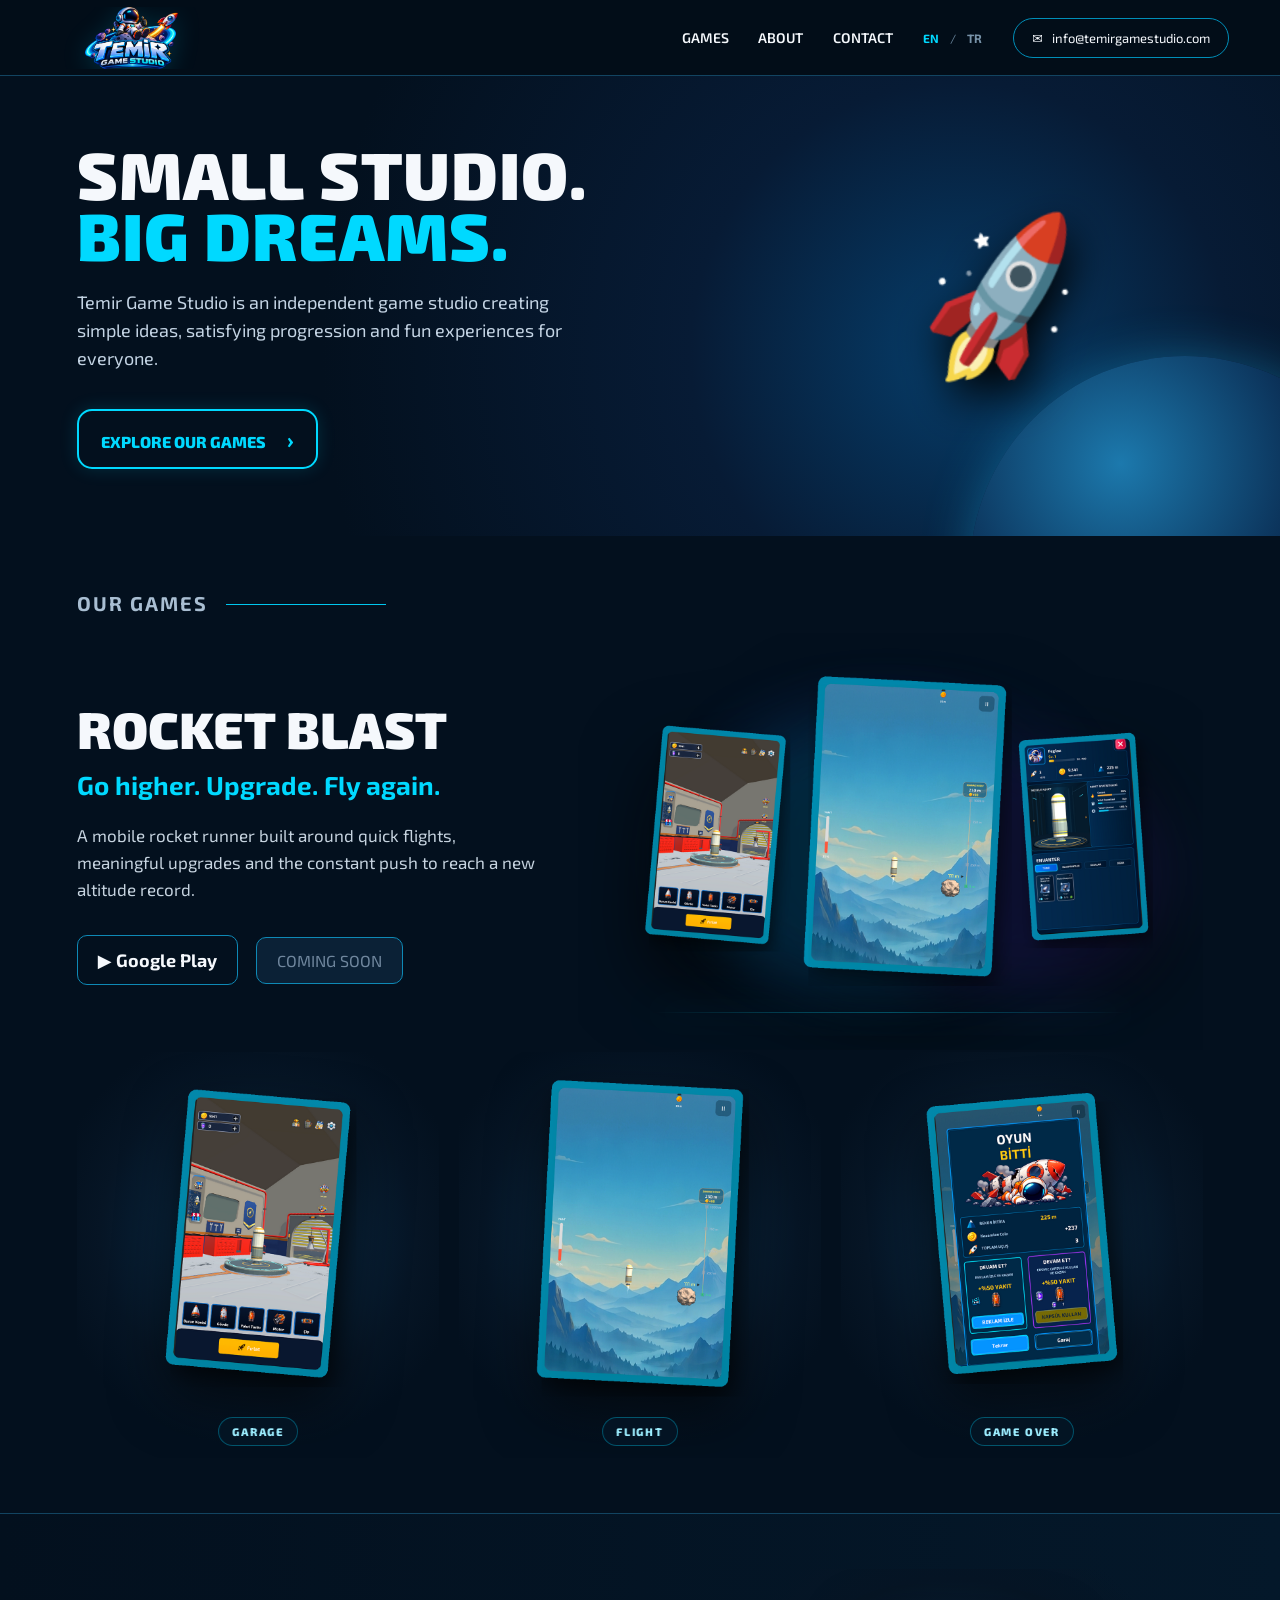
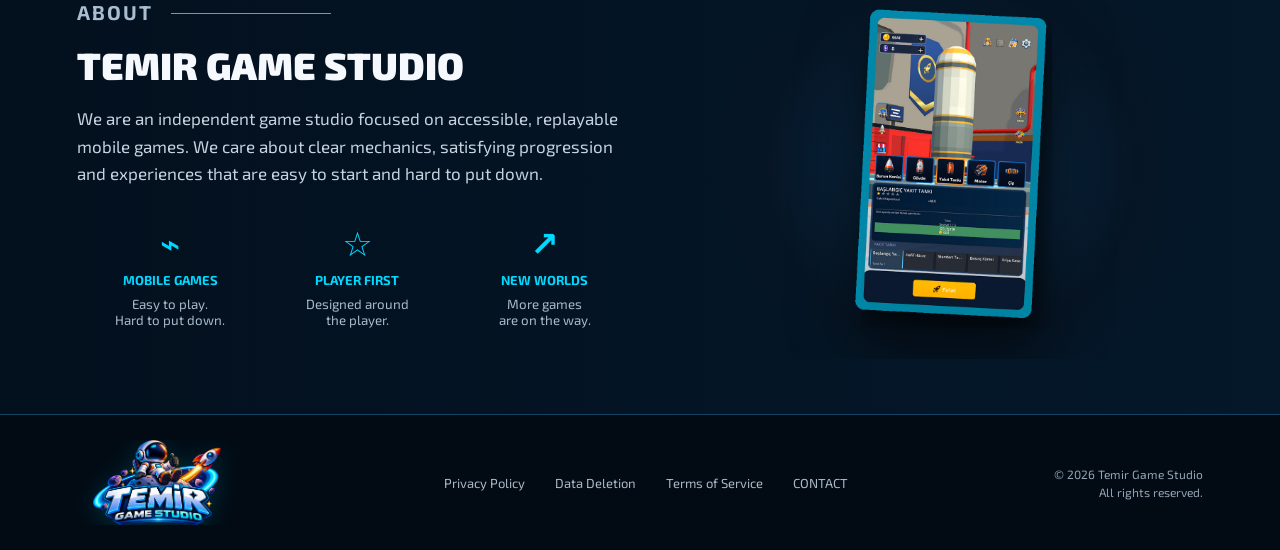
<file: index.html>
<!doctype html>
<html lang="en">
<head>
  <meta charset="utf-8">
  <meta name="viewport" content="width=device-width,initial-scale=1">
  <meta name="description" content="Temir Game Studio — independent mobile game studio and creator of Rocket Blast.">
  <title>Temir Game Studio</title>
  <link rel="preconnect" href="https://fonts.googleapis.com">
  <link rel="preconnect" href="https://fonts.gstatic.com" crossorigin>
  <link href="https://fonts.googleapis.com/css2?family=Exo+2:wght@400;500;600;700;800;900&display=swap" rel="stylesheet">
  <link rel="stylesheet" href="style.css">
</head>
<body>
<header class="nav">
  <a class="brand logo-brand" href="#top" aria-label="Temir Game Studio"><img src="assets/temir-game-studio-logo-web.png" alt="Temir Game Studio logo"></a>
  <nav><a href="#games" data-i18n="games">GAMES</a><a href="#about" data-i18n="about">ABOUT</a><a href="#contact" data-i18n="contact">CONTACT</a></nav><div class="lang-switch"><button data-lang="en">EN</button><span>/</span><button data-lang="tr">TR</button></div>
  <a class="mail" href="mailto:info@temirgamestudio.com">✉ &nbsp; info@temirgamestudio.com</a>
</header>

<main id="top">
<section class="hero">
  <div class="stars"></div>
  <div class="hero-copy">
    <h1><span data-i18n="hero1">SMALL STUDIO.</span><br><em data-i18n="hero2">BIG DREAMS.</em></h1>
    <p data-i18n="heroP">Temir Game Studio is an independent game studio creating simple ideas, satisfying progression and fun experiences for everyone.</p>
    <a class="button" href="#games"><span data-i18n="explore">EXPLORE OUR GAMES</span> <b>›</b></a>
  </div>
  <div class="hero-art" aria-hidden="true">
    <div class="planet"></div>
    <div class="rocket">🚀</div>
  </div>
</section>

<section class="games section" id="games">
  <div class="eyebrow" data-i18n="ourGames">OUR GAMES</div>
  <div class="game-lead">
    <div class="game-copy">
      <h2>ROCKET BLAST</h2>
      <h3 data-i18n="tagline">Go higher. Upgrade. Fly again.</h3>
      <p data-i18n="gameP">A mobile rocket runner built around quick flights, meaningful upgrades and the constant push to reach a new altitude record.</p>
      <div class="store-row"><span class="store">▶ <b>Google Play</b></span><span class="soon" data-i18n="coming">COMING SOON</span></div>
    </div>
    <div class="showcase-stage" aria-label="Rocket Blast game showcase">
      <div class="showcase-glow"></div>
      <img class="showcase-composite" src="assets/showcase/rocket-blast-showcase.png" alt="Rocket Blast gameplay, garage and inventory showcase">
    </div>
  </div>

  <div class="gallery gallery-polished">
    <figure class="shot-card"><img src="assets/showcase/garage-polished.png" alt="Rocket Blast garage"><figcaption>GARAGE</figcaption></figure>
    <figure class="shot-card shot-card-main"><img src="assets/showcase/gameplay-polished.png" alt="Rocket Blast gameplay"><figcaption>FLIGHT</figcaption></figure>
    <figure class="shot-card"><img src="assets/showcase/gameover-polished.png" alt="Rocket Blast game over screen"><figcaption>GAME OVER</figcaption></figure>
  </div>
</section>

<section class="about section" id="about">
  <div>
    <div class="eyebrow" data-i18n="aboutEyebrow">ABOUT</div>
    <h2>TEMIR GAME STUDIO</h2>
    <p data-i18n="aboutP">We are an independent game studio focused on accessible, replayable mobile games. We care about clear mechanics, satisfying progression and experiences that are easy to start and hard to put down.</p>
    <div class="values">
      <div><b>⌁</b><strong data-i18n="mobile">MOBILE GAMES</strong><small data-i18n="mobileP">Easy to play.<br>Hard to put down.</small></div>
      <div><b>☆</b><strong data-i18n="player">PLAYER FIRST</strong><small data-i18n="playerP">Designed around<br>the player.</small></div>
      <div><b>↗</b><strong data-i18n="worlds">NEW WORLDS</strong><small data-i18n="worldsP">More games<br>are on the way.</small></div>
    </div>
  </div>
  <figure class="about-shot about-shot-polished"><img src="assets/showcase/garage-detail-polished.png" alt="Rocket Blast garage detail"></figure>
</section>
</main>

<footer id="contact">
  <a class="brand footer-brand logo-brand" href="#top" aria-label="Temir Game Studio"><img src="assets/temir-game-studio-logo-web.png" alt="Temir Game Studio logo"></a>
  <div class="footer-links"><a href="privacy.html" data-i18n="privacy">Privacy Policy</a><a href="delete-data.html" data-i18n="deletion">Data Deletion</a><a href="terms.html" data-i18n="terms">Terms of Service</a><a href="mailto:info@temirgamestudio.com" data-i18n="contact">CONTACT</a></div>
  <div class="copyright">© 2026 Temir Game Studio<br><span data-i18n="rights">All rights reserved.</span></div>
</footer>
<script src="script.js"></script>
</body>
</html>
</file>
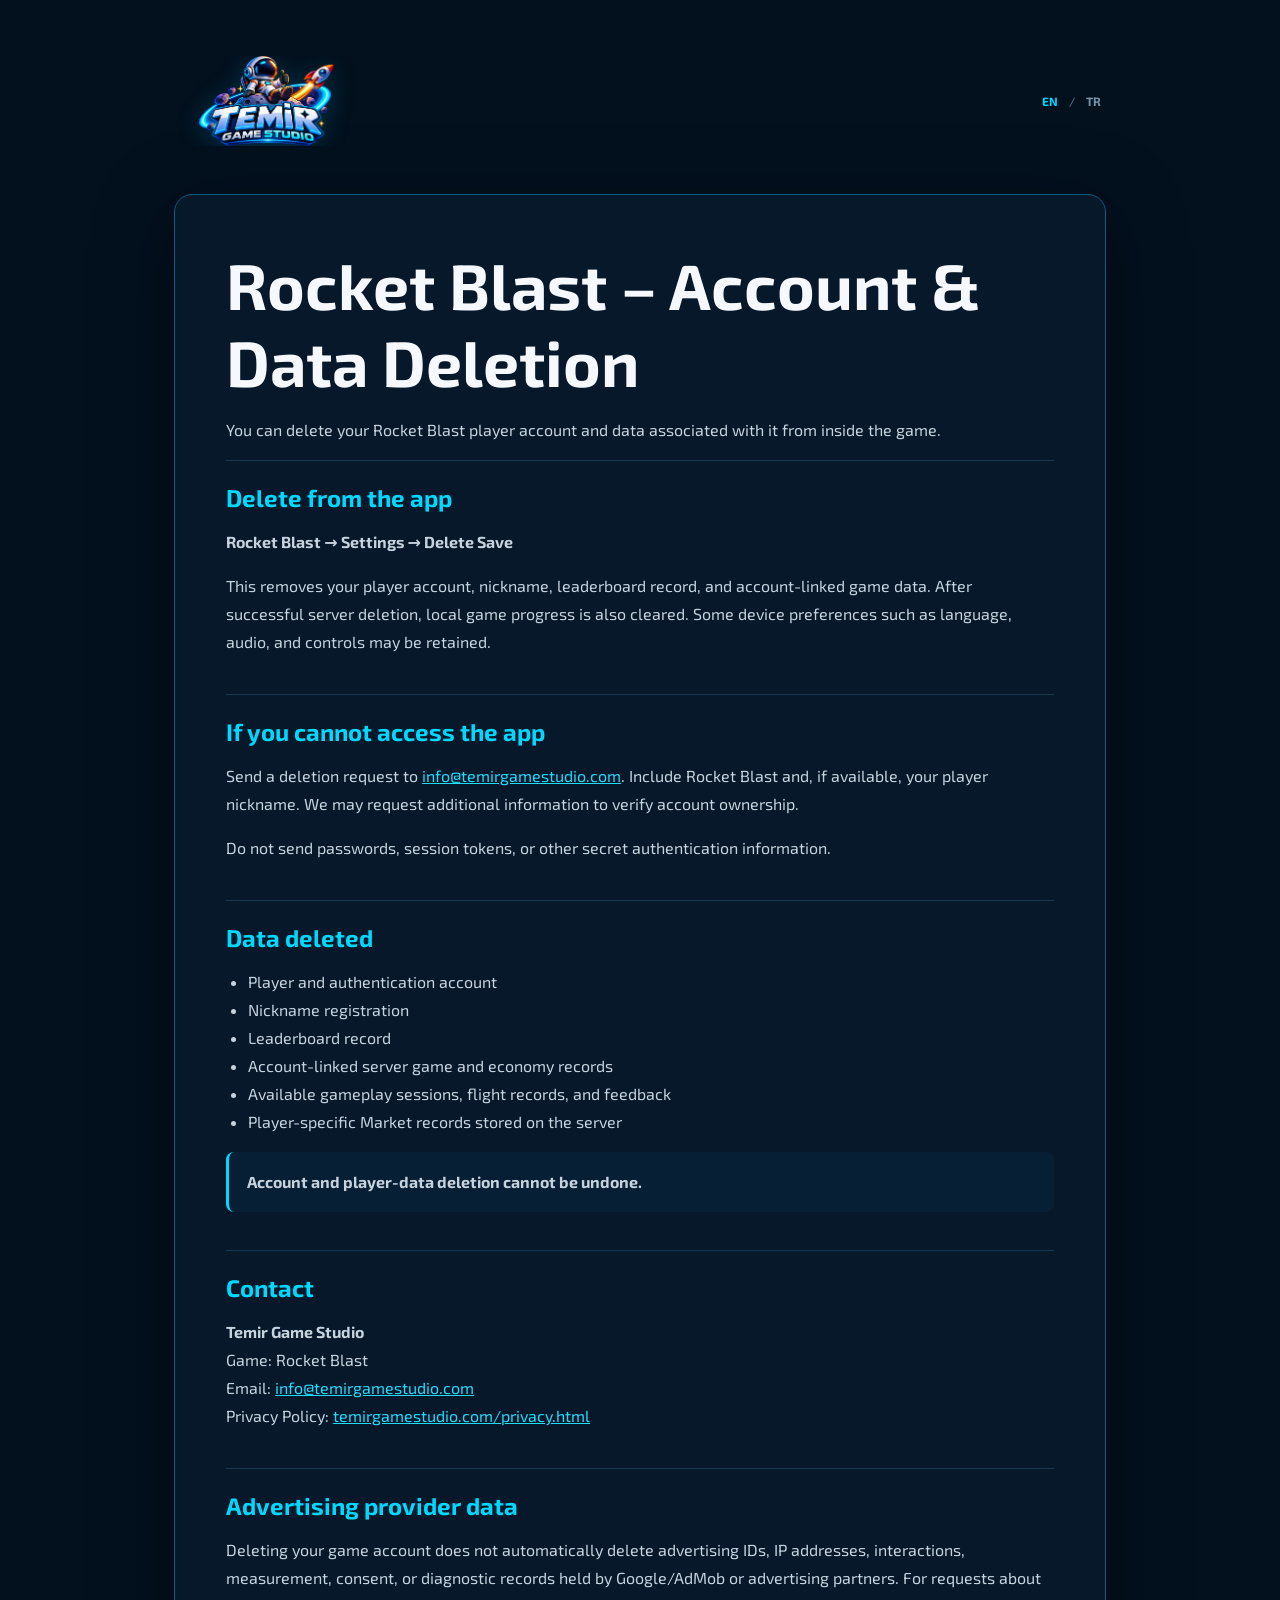
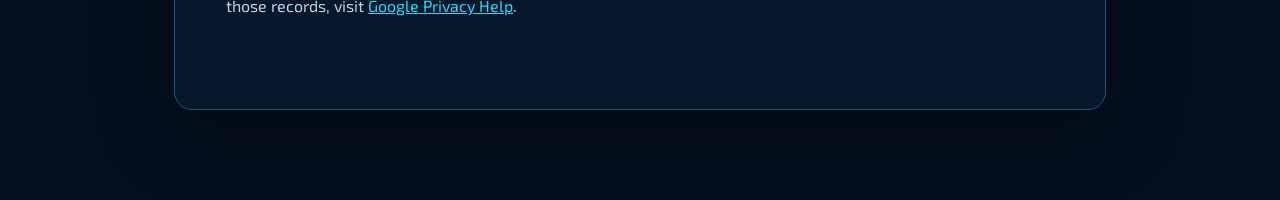
<file: delete-data.html>
<!doctype html><html lang="en"><head><meta charset="utf-8"><meta name="viewport" content="width=device-width,initial-scale=1">
<meta name="description" content="Rocket Blast account and data deletion"><title>Account & Data Deletion — Rocket Blast | Temir Game Studio</title>
<link rel="preconnect" href="https://fonts.googleapis.com"><link rel="preconnect" href="https://fonts.gstatic.com" crossorigin>
<link href="https://fonts.googleapis.com/css2?family=Exo+2:wght@400;500;600;700;800;900&display=swap" rel="stylesheet"><link rel="stylesheet" href="style.css"></head>
<body><main class="policy-wrap"><div class="policy-top"><a class="brand logo-brand" href="index.html" aria-label="Temir Game Studio"><img src="assets/temir-game-studio-logo-web.png" alt="Temir Game Studio logo"></a>
<div class="lang-switch"><button data-lang="en">EN</button><span>/</span><button data-lang="tr">TR</button></div></div>
<div data-lang-panel="en"><article class="policy-card"><h1>Rocket Blast – Account &amp; Data Deletion</h1>
<p>You can delete your Rocket Blast player account and data associated with it from inside the game.</p>
<section><h2>Delete from the app</h2><p><strong>Rocket Blast → Settings → Delete Save</strong></p><p>This removes your player account, nickname, leaderboard record, and account-linked game data. After successful server deletion, local game progress is also cleared. Some device preferences such as language, audio, and controls may be retained.</p></section>
<section><h2>If you cannot access the app</h2><p>Send a deletion request to <a href="mailto:info@temirgamestudio.com">info@temirgamestudio.com</a>. Include Rocket Blast and, if available, your player nickname. We may request additional information to verify account ownership.</p><p>Do not send passwords, session tokens, or other secret authentication information.</p></section>
<section><h2>Data deleted</h2><ul><li>Player and authentication account</li><li>Nickname registration</li><li>Leaderboard record</li><li>Account-linked server game and economy records</li><li>Available gameplay sessions, flight records, and feedback</li><li>Player-specific Market records stored on the server</li></ul><p class="delete-note"><strong>Account and player-data deletion cannot be undone.</strong></p></section>
<section><h2>Contact</h2><p><strong>Temir Game Studio</strong><br>Game: Rocket Blast<br>Email: <a href="mailto:info@temirgamestudio.com">info@temirgamestudio.com</a><br>Privacy Policy: <a href="privacy.html">temirgamestudio.com/privacy.html</a></p></section><section><h2>Advertising provider data</h2><p>Deleting your game account does not automatically delete advertising IDs, IP addresses, interactions, measurement, consent, or diagnostic records held by Google/AdMob or advertising partners. For requests about those records, visit <a href="https://support.google.com/policies/">Google Privacy Help</a>.</p></section></article></div><div data-lang-panel="tr"><article class="policy-card">
<h1>Rocket Blast – Account &amp; Data Deletion</h1>
<p>Rocket Blast oyuncu hesabınızı ve hesabınıza bağlı verileri oyun içerisinden silebilirsiniz.</p>
<section><h2>Uygulama içinden silme</h2>
<p><strong>Rocket Blast → Ayarlar → Kaydı Sil</strong></p>
<p>Bu işlem oyuncu hesabınızı, takma adınızı, liderlik tablosu kaydınızı ve hesabınıza bağlı oyun verilerini siler. Başarılı sunucu silme işleminden sonra yerel oyun ilerlemeniz de temizlenir. Dil, ses ve kontrol gibi bazı cihaz tercihleri korunabilir.</p></section>
<section><h2>Uygulamaya erişemiyorsanız</h2>
<p><a href="mailto:info@temirgamestudio.com">info@temirgamestudio.com</a> adresine veri silme talebi gönderebilirsiniz. Talebinizde Rocket Blast'ı ve varsa oyuncu takma adınızı belirtin. Hesap sahipliğini doğrulamak için ek bilgi isteyebiliriz.</p>
<p>Bize şifre, oturum belirteci veya başka gizli kimlik doğrulama bilgileri göndermeyin.</p></section>
<section><h2>Silinen veriler</h2>
<ul><li>Oyuncu hesabı ve kimlik doğrulama hesabı</li><li>Takma ad kaydı</li><li>Liderlik tablosu kaydı</li><li>Hesaba bağlı sunucu oyun ve ekonomi kayıtları</li><li>Varsa oyun oturumları, uçuş kayıtları ve geri bildirimler</li><li>Sunucuda bulunan oyuncuya özel Market kayıtları</li></ul>
<p class="delete-note"><strong>Hesap ve oyuncu verilerinin silinmesi geri alınamaz.</strong></p></section>
<section><h2>İletişim</h2><p><strong>Temir Game Studio</strong><br>Oyun: Rocket Blast<br>E-posta: <a href="mailto:info@temirgamestudio.com">info@temirgamestudio.com</a><br>Gizlilik Politikası: <a href="privacy.html">temirgamestudio.com/privacy.html</a></p></section>
<section><h2>Reklam sağlayıcısı verileri</h2><p>Oyun hesabınızın silinmesi, Google/AdMob veya reklam ortaklarının tuttuğu reklam kimliği, IP, etkileşim, ölçüm, rıza ve tanılama kayıtlarını otomatik olarak silmez. Bu verilerle ilgili talepler için <a href="https://support.google.com/policies/">Google Gizlilik Yardımı</a> sayfasını kullanabilirsiniz.</p></section></article></div></main><script src="script.js"></script></body></html>
</file>
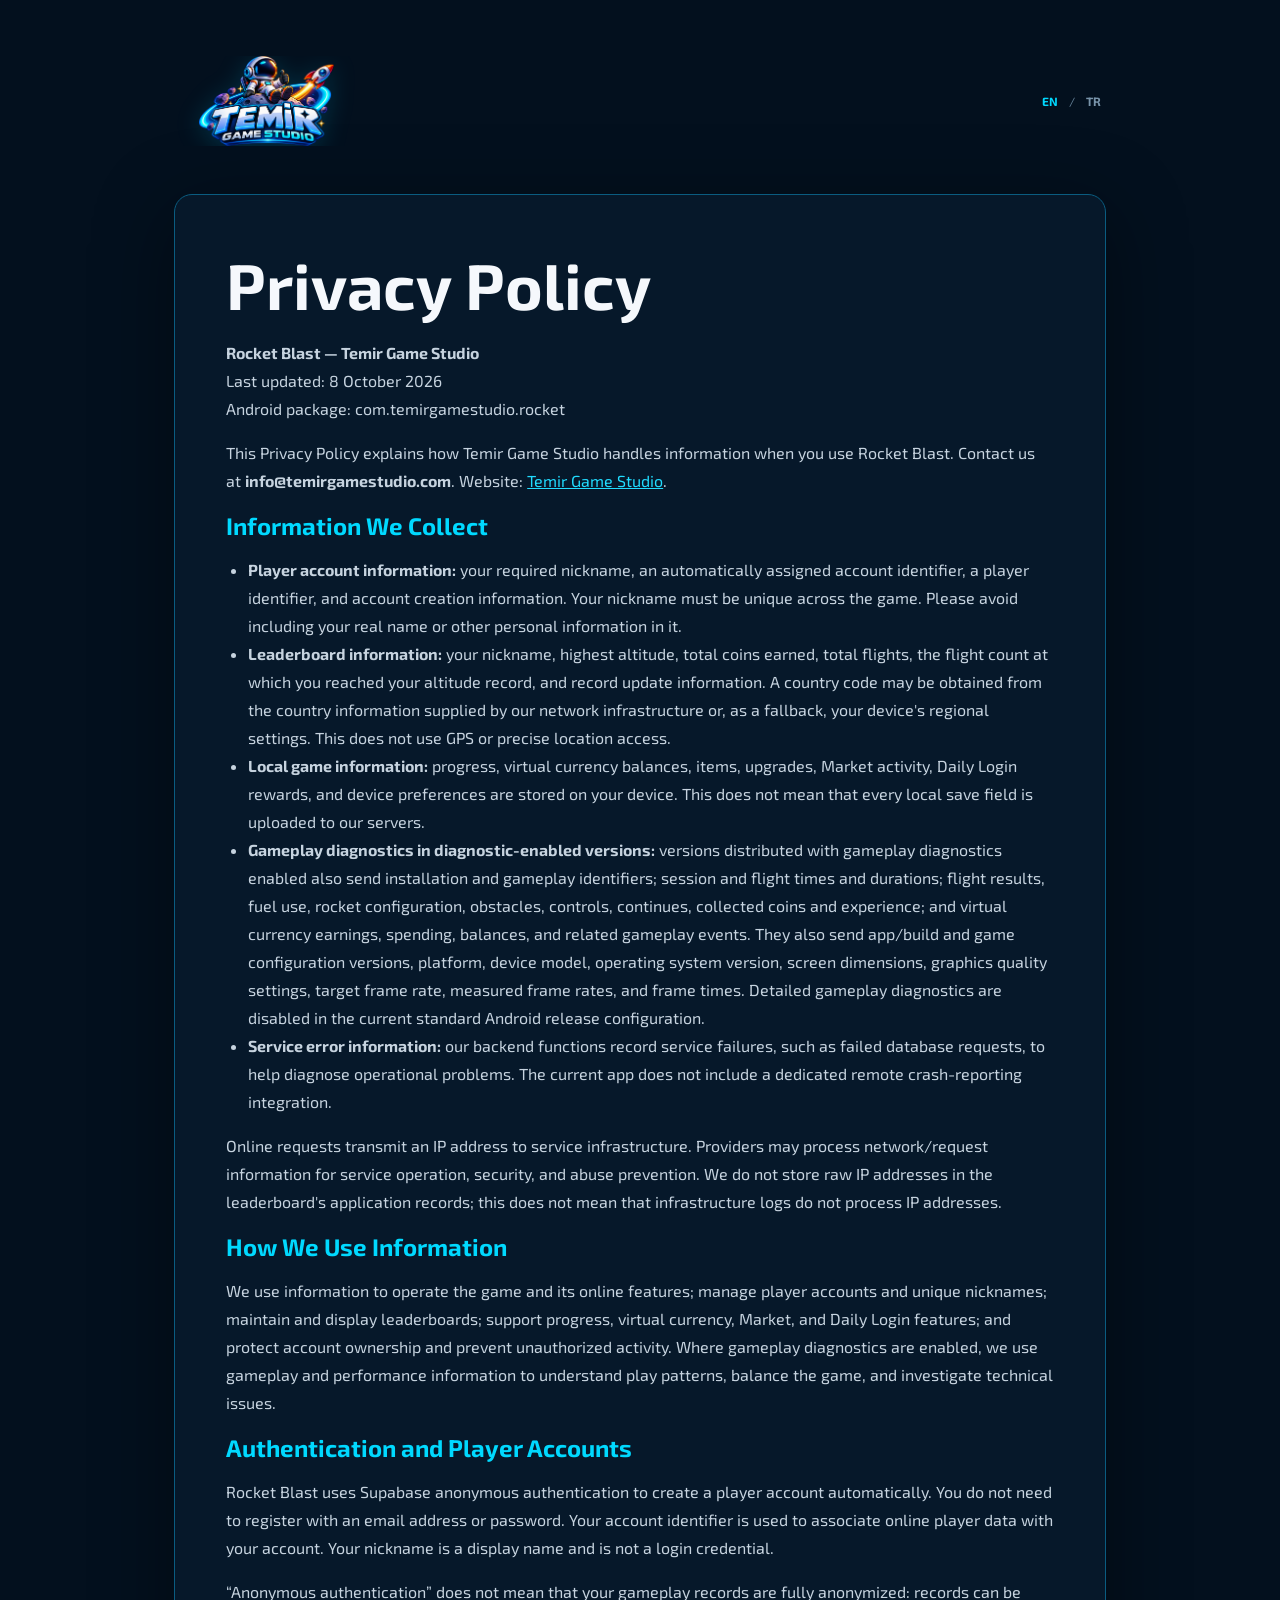
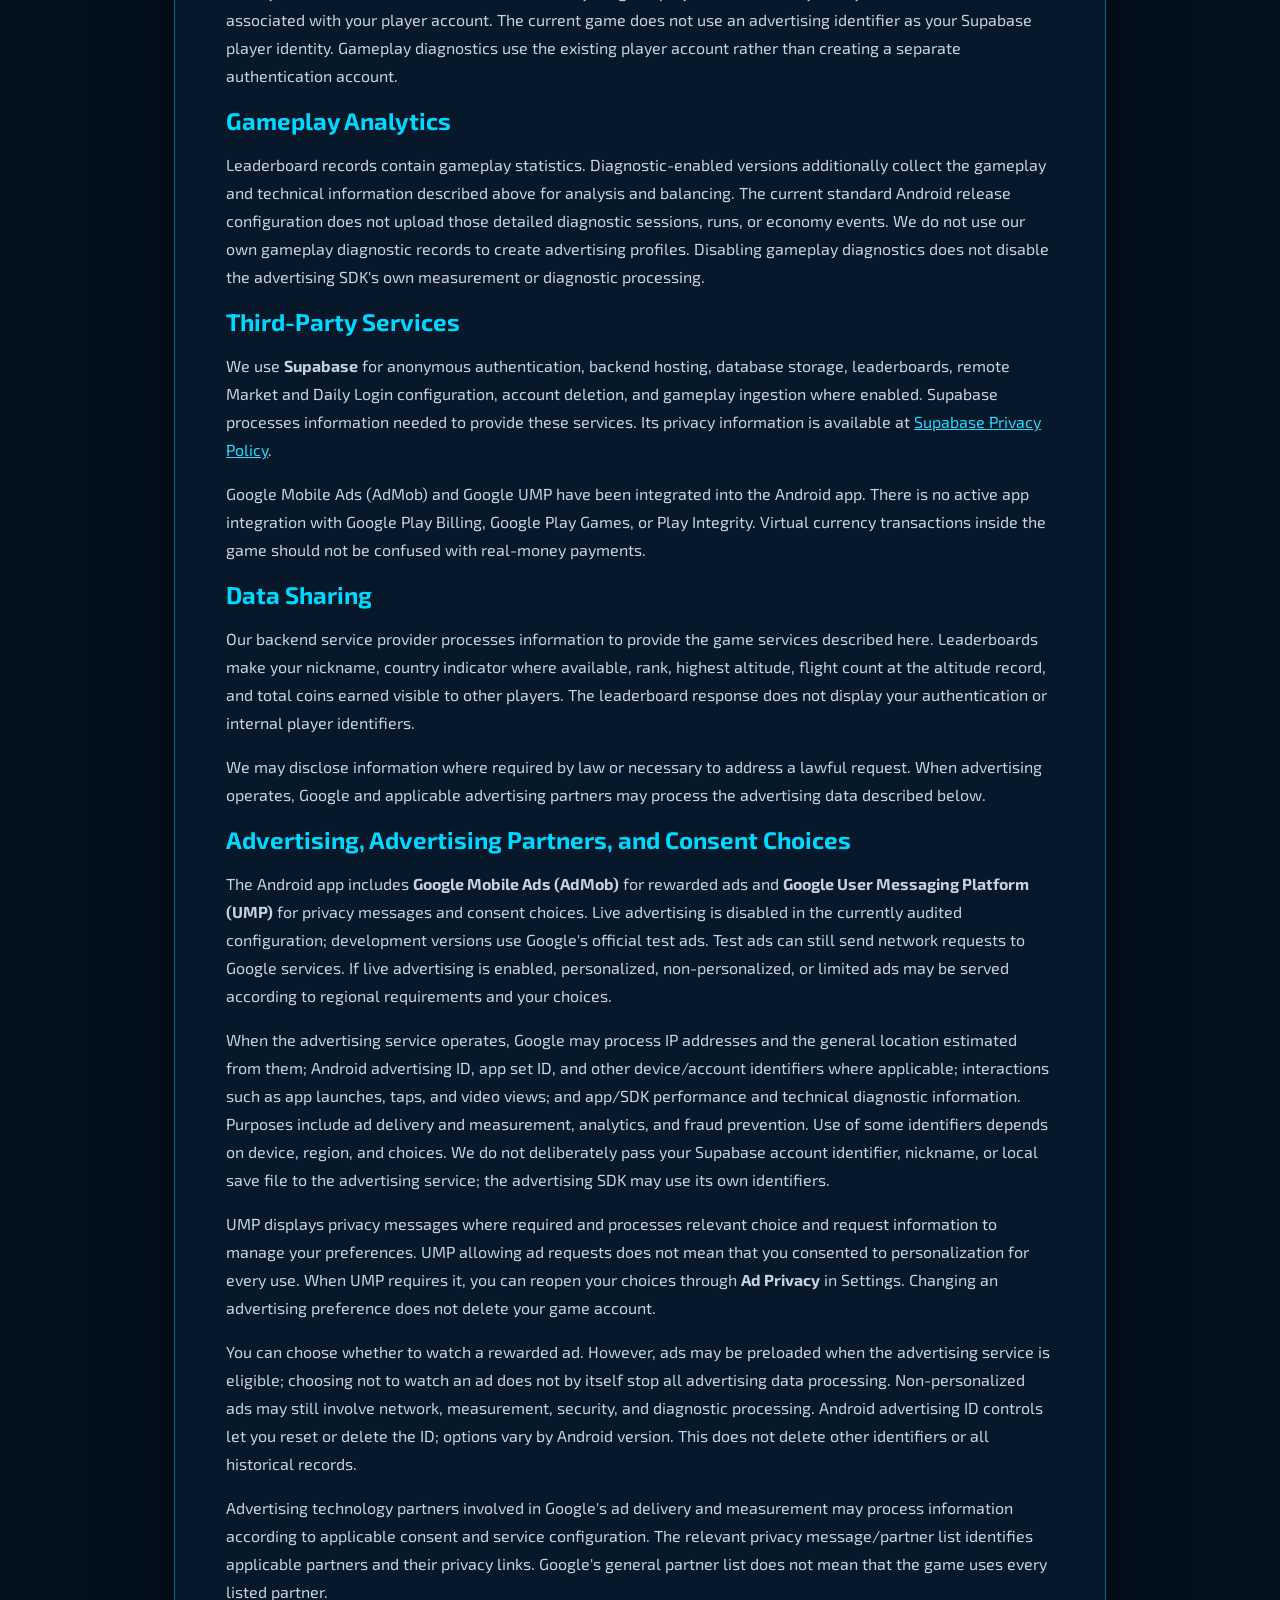
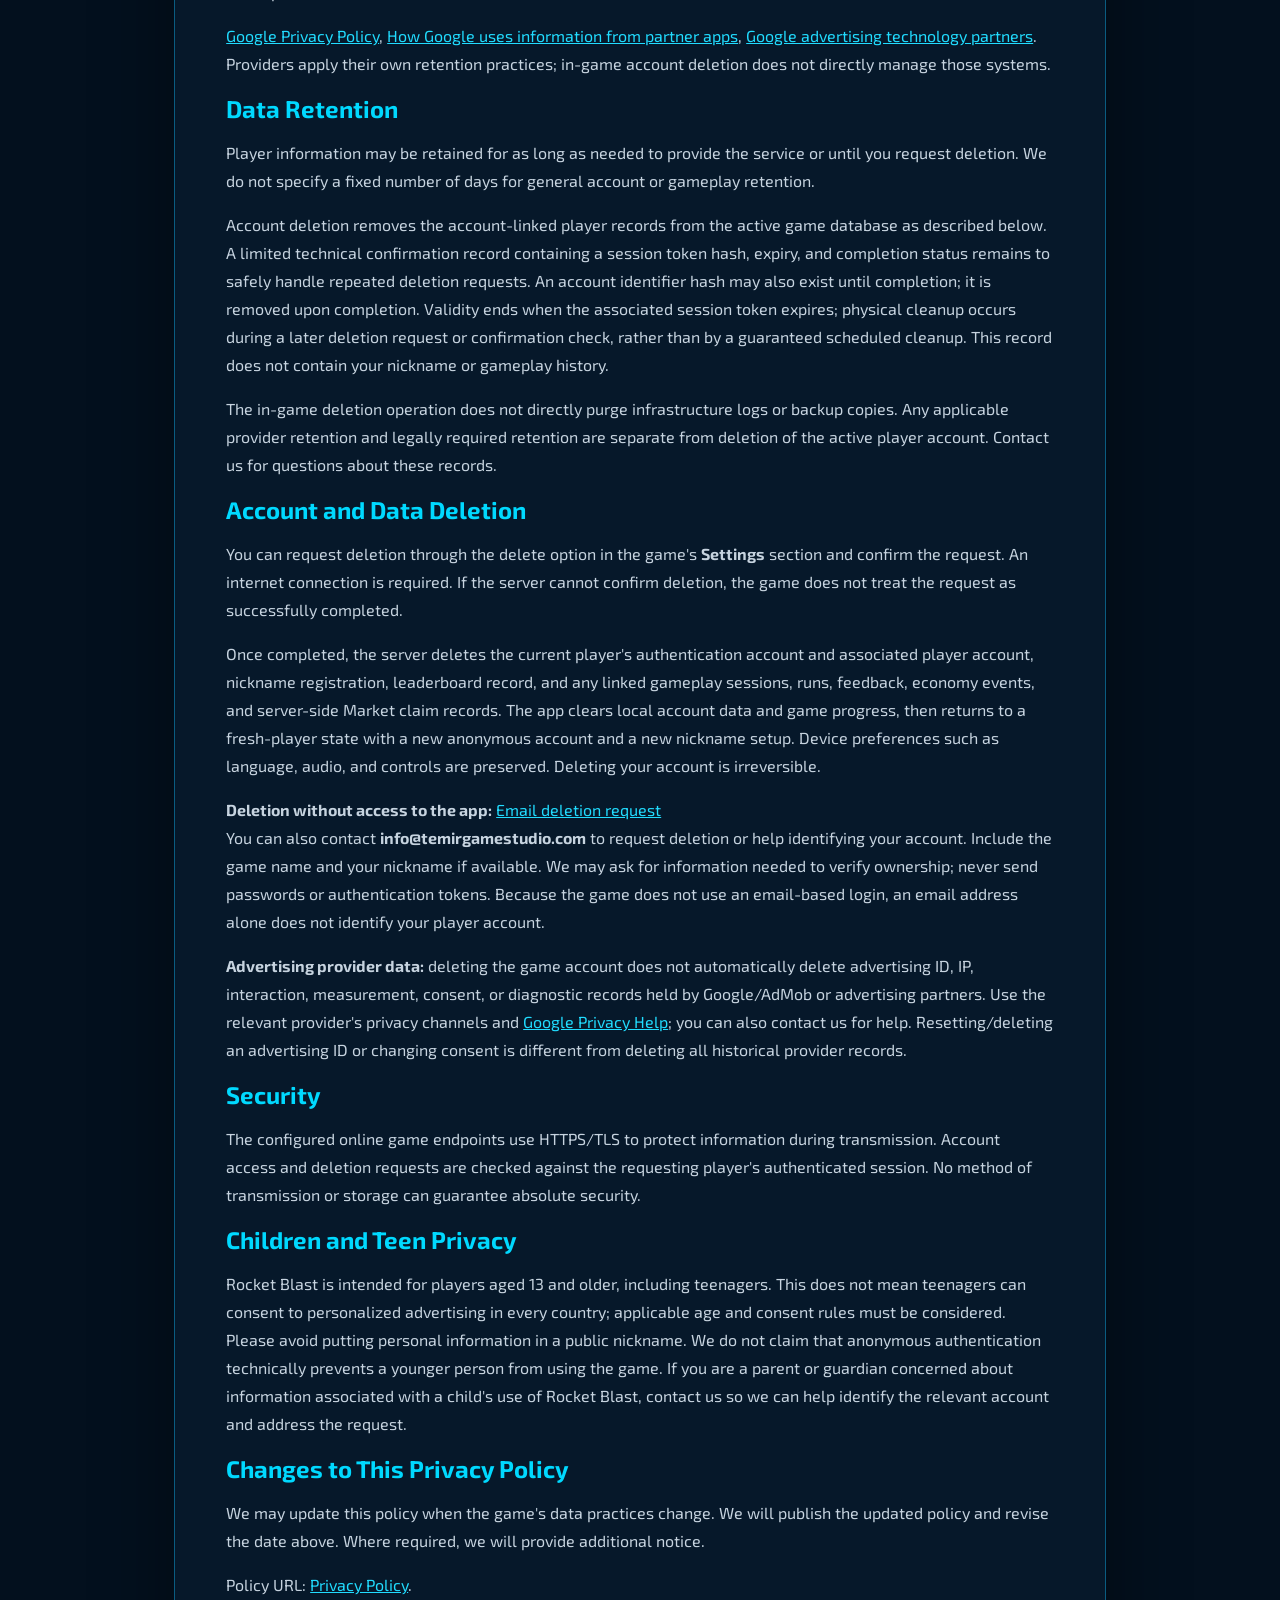
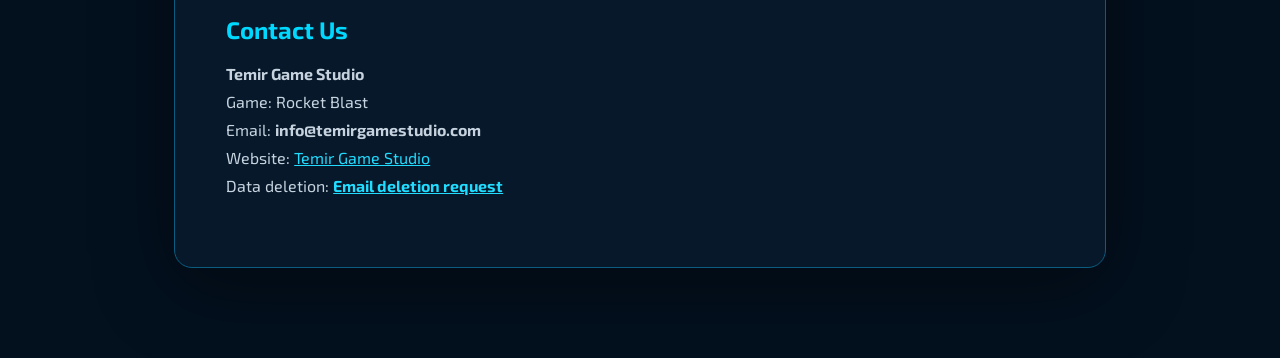
<file: privacy.html>
<!doctype html><html lang="en"><head><meta charset="utf-8"><meta name="viewport" content="width=device-width,initial-scale=1">
<meta name="description" content="Rocket Blast privacy policy"><title>Privacy Policy — Rocket Blast | Temir Game Studio</title>
<link rel="preconnect" href="https://fonts.googleapis.com"><link rel="preconnect" href="https://fonts.gstatic.com" crossorigin>
<link href="https://fonts.googleapis.com/css2?family=Exo+2:wght@400;500;600;700;800;900&display=swap" rel="stylesheet"><link rel="stylesheet" href="style.css"></head>
<body><main class="policy-wrap"><div class="policy-top"><a class="brand logo-brand" href="index.html" aria-label="Temir Game Studio"><img src="assets/temir-game-studio-logo-web.png" alt="Temir Game Studio logo"></a>
<div class="lang-switch"><button data-lang="en">EN</button><span>/</span><button data-lang="tr">TR</button></div></div>
<div data-lang-panel="en"><article class="policy-card"><h1>Privacy Policy</h1>
<p><strong>Rocket Blast — Temir Game Studio</strong><br />
Last updated: 8 October 2026<br />
Android package: com.temirgamestudio.rocket</p>
<p>This Privacy Policy explains how Temir Game Studio handles information when you use Rocket Blast. Contact us at <strong>info@temirgamestudio.com</strong>. Website: <a href="https://temirgamestudio.com/">Temir Game Studio</a>.</p>
<h2>Information We Collect</h2>
<ul>
<li><strong>Player account information:</strong> your required nickname, an automatically assigned account identifier, a player identifier, and account creation information. Your nickname must be unique across the game. Please avoid including your real name or other personal information in it.</li>
<li><strong>Leaderboard information:</strong> your nickname, highest altitude, total coins earned, total flights, the flight count at which you reached your altitude record, and record update information. A country code may be obtained from the country information supplied by our network infrastructure or, as a fallback, your device's regional settings. This does not use GPS or precise location access.</li>
<li><strong>Local game information:</strong> progress, virtual currency balances, items, upgrades, Market activity, Daily Login rewards, and device preferences are stored on your device. This does not mean that every local save field is uploaded to our servers.</li>
<li><strong>Gameplay diagnostics in diagnostic-enabled versions:</strong> versions distributed with gameplay diagnostics enabled also send installation and gameplay identifiers; session and flight times and durations; flight results, fuel use, rocket configuration, obstacles, controls, continues, collected coins and experience; and virtual currency earnings, spending, balances, and related gameplay events. They also send app/build and game configuration versions, platform, device model, operating system version, screen dimensions, graphics quality settings, target frame rate, measured frame rates, and frame times. Detailed gameplay diagnostics are disabled in the current standard Android release configuration.</li>
<li><strong>Service error information:</strong> our backend functions record service failures, such as failed database requests, to help diagnose operational problems. The current app does not include a dedicated remote crash-reporting integration.</li>
</ul>
<p>Online requests transmit an IP address to service infrastructure. Providers may process network/request information for service operation, security, and abuse prevention. We do not store raw IP addresses in the leaderboard's application records; this does not mean that infrastructure logs do not process IP addresses.</p>
<h2>How We Use Information</h2>
<p>We use information to operate the game and its online features; manage player accounts and unique nicknames; maintain and display leaderboards; support progress, virtual currency, Market, and Daily Login features; and protect account ownership and prevent unauthorized activity. Where gameplay diagnostics are enabled, we use gameplay and performance information to understand play patterns, balance the game, and investigate technical issues.</p>
<h2>Authentication and Player Accounts</h2>
<p>Rocket Blast uses Supabase anonymous authentication to create a player account automatically. You do not need to register with an email address or password. Your account identifier is used to associate online player data with your account. Your nickname is a display name and is not a login credential.</p>
<p>“Anonymous authentication” does not mean that your gameplay records are fully anonymized: records can be associated with your player account. The current game does not use an advertising identifier as your Supabase player identity. Gameplay diagnostics use the existing player account rather than creating a separate authentication account.</p>
<h2>Gameplay Analytics</h2>
<p>Leaderboard records contain gameplay statistics. Diagnostic-enabled versions additionally collect the gameplay and technical information described above for analysis and balancing. The current standard Android release configuration does not upload those detailed diagnostic sessions, runs, or economy events. We do not use our own gameplay diagnostic records to create advertising profiles. Disabling gameplay diagnostics does not disable the advertising SDK's own measurement or diagnostic processing.</p>
<h2>Third-Party Services</h2>
<p>We use <strong>Supabase</strong> for anonymous authentication, backend hosting, database storage, leaderboards, remote Market and Daily Login configuration, account deletion, and gameplay ingestion where enabled. Supabase processes information needed to provide these services. Its privacy information is available at <a href="https://supabase.com/privacy">Supabase Privacy Policy</a>.</p>
<p>Google Mobile Ads (AdMob) and Google UMP have been integrated into the Android app. There is no active app integration with Google Play Billing, Google Play Games, or Play Integrity. Virtual currency transactions inside the game should not be confused with real-money payments.</p>
<h2>Data Sharing</h2>
<p>Our backend service provider processes information to provide the game services described here. Leaderboards make your nickname, country indicator where available, rank, highest altitude, flight count at the altitude record, and total coins earned visible to other players. The leaderboard response does not display your authentication or internal player identifiers.</p>
<p>We may disclose information where required by law or necessary to address a lawful request. When advertising operates, Google and applicable advertising partners may process the advertising data described below.</p>
<h2>Advertising, Advertising Partners, and Consent Choices</h2>
<p>The Android app includes <strong>Google Mobile Ads (AdMob)</strong> for rewarded ads and <strong>Google User Messaging Platform (UMP)</strong> for privacy messages and consent choices. Live advertising is disabled in the currently audited configuration; development versions use Google's official test ads. Test ads can still send network requests to Google services. If live advertising is enabled, personalized, non-personalized, or limited ads may be served according to regional requirements and your choices.</p>
<p>When the advertising service operates, Google may process IP addresses and the general location estimated from them; Android advertising ID, app set ID, and other device/account identifiers where applicable; interactions such as app launches, taps, and video views; and app/SDK performance and technical diagnostic information. Purposes include ad delivery and measurement, analytics, and fraud prevention. Use of some identifiers depends on device, region, and choices. We do not deliberately pass your Supabase account identifier, nickname, or local save file to the advertising service; the advertising SDK may use its own identifiers.</p>
<p>UMP displays privacy messages where required and processes relevant choice and request information to manage your preferences. UMP allowing ad requests does not mean that you consented to personalization for every use. When UMP requires it, you can reopen your choices through <strong>Ad Privacy</strong> in Settings. Changing an advertising preference does not delete your game account.</p>
<p>You can choose whether to watch a rewarded ad. However, ads may be preloaded when the advertising service is eligible; choosing not to watch an ad does not by itself stop all advertising data processing. Non-personalized ads may still involve network, measurement, security, and diagnostic processing. Android advertising ID controls let you reset or delete the ID; options vary by Android version. This does not delete other identifiers or all historical records.</p>
<p>Advertising technology partners involved in Google's ad delivery and measurement may process information according to applicable consent and service configuration. The relevant privacy message/partner list identifies applicable partners and their privacy links. Google's general partner list does not mean that the game uses every listed partner.</p>
<p><a href="https://policies.google.com/privacy">Google Privacy Policy</a>, <a href="https://policies.google.com/technologies/partner-sites">How Google uses information from partner apps</a>, <a href="https://support.google.com/admob/answer/9012903">Google advertising technology partners</a>. Providers apply their own retention practices; in-game account deletion does not directly manage those systems.</p>
<h2>Data Retention</h2>
<p>Player information may be retained for as long as needed to provide the service or until you request deletion. We do not specify a fixed number of days for general account or gameplay retention.</p>
<p>Account deletion removes the account-linked player records from the active game database as described below. A limited technical confirmation record containing a session token hash, expiry, and completion status remains to safely handle repeated deletion requests. An account identifier hash may also exist until completion; it is removed upon completion. Validity ends when the associated session token expires; physical cleanup occurs during a later deletion request or confirmation check, rather than by a guaranteed scheduled cleanup. This record does not contain your nickname or gameplay history.</p>
<p>The in-game deletion operation does not directly purge infrastructure logs or backup copies. Any applicable provider retention and legally required retention are separate from deletion of the active player account. Contact us for questions about these records.</p>
<h2>Account and Data Deletion</h2>
<p>You can request deletion through the delete option in the game's <strong>Settings</strong> section and confirm the request. An internet connection is required. If the server cannot confirm deletion, the game does not treat the request as successfully completed.</p>
<p>Once completed, the server deletes the current player's authentication account and associated player account, nickname registration, leaderboard record, and any linked gameplay sessions, runs, feedback, economy events, and server-side Market claim records. The app clears local account data and game progress, then returns to a fresh-player state with a new anonymous account and a new nickname setup. Device preferences such as language, audio, and controls are preserved. Deleting your account is irreversible.</p>
<p><strong>Deletion without access to the app:</strong> <a href="mailto:info@temirgamestudio.com">Email deletion request</a><br />
You can also contact <strong>info@temirgamestudio.com</strong> to request deletion or help identifying your account. Include the game name and your nickname if available. We may ask for information needed to verify ownership; never send passwords or authentication tokens. Because the game does not use an email-based login, an email address alone does not identify your player account.</p>
<p><strong>Advertising provider data:</strong> deleting the game account does not automatically delete advertising ID, IP, interaction, measurement, consent, or diagnostic records held by Google/AdMob or advertising partners. Use the relevant provider's privacy channels and <a href="https://support.google.com/policies/">Google Privacy Help</a>; you can also contact us for help. Resetting/deleting an advertising ID or changing consent is different from deleting all historical provider records.</p>
<h2>Security</h2>
<p>The configured online game endpoints use HTTPS/TLS to protect information during transmission. Account access and deletion requests are checked against the requesting player's authenticated session. No method of transmission or storage can guarantee absolute security.</p>
<h2>Children and Teen Privacy</h2>
<p>Rocket Blast is intended for players aged 13 and older, including teenagers. This does not mean teenagers can consent to personalized advertising in every country; applicable age and consent rules must be considered. Please avoid putting personal information in a public nickname. We do not claim that anonymous authentication technically prevents a younger person from using the game. If you are a parent or guardian concerned about information associated with a child's use of Rocket Blast, contact us so we can help identify the relevant account and address the request.</p>
<h2>Changes to This Privacy Policy</h2>
<p>We may update this policy when the game's data practices change. We will publish the updated policy and revise the date above. Where required, we will provide additional notice.</p>
<p>Policy URL: <a href="https://temirgamestudio.com/privacy.html">Privacy Policy</a>.</p>
<h2>Contact Us</h2>
<p><strong>Temir Game Studio</strong><br />
Game: Rocket Blast<br />
Email: <strong>info@temirgamestudio.com</strong><br />
Website: <a href="https://temirgamestudio.com/">Temir Game Studio</a><br />
Data deletion: <strong><a href="mailto:info@temirgamestudio.com">Email deletion request</a></strong></p>
</article></div><div data-lang-panel="tr"><article class="policy-card"><h1>Gizlilik Politikası</h1>
<p><strong>Rocket Blast — Temir Game Studio</strong><br />
Son güncelleme: 8 Ekim 2026<br />
Android paket adı: com.temirgamestudio.rocket</p>
<p>Bu Gizlilik Politikası, Rocket Blast kullanırken Temir Game Studio'nun bilgileri nasıl işlediğini açıklar. Bize <strong>info@temirgamestudio.com</strong> üzerinden ulaşabilirsiniz. Web sitesi: <a href="https://temirgamestudio.com/">Temir Game Studio</a>.</p>
<h2>Topladığımız Bilgiler</h2>
<ul>
<li><strong>Oyuncu hesabı bilgileri:</strong> zorunlu takma adınız, otomatik atanan hesap kimliği, oyuncu kimliği ve hesap oluşturma bilgileri. Takma adınız oyun genelinde benzersiz olmalıdır. Takma adınıza gerçek adınızı veya diğer kişisel bilgilerinizi eklememenizi öneririz.</li>
<li><strong>Liderlik tablosu bilgileri:</strong> takma adınız, en yüksek irtifanız, toplam kazanılan Coin, toplam uçuş sayısı, irtifa rekoruna ulaştığınız uçuş sayısı ve kayıt güncelleme bilgileri. Ülke kodu, ağ altyapımızın sağladığı ülke bilgisinden veya bu bilgi bulunmadığında cihazınızın bölgesel ayarlarından alınabilir. GPS veya hassas konum erişimi kullanılmaz.</li>
<li><strong>Yerel oyun bilgileri:</strong> ilerleme, sanal para bakiyeleri, eşyalar, geliştirmeler, Market işlemleri, Günlük Giriş ödülleri ve cihaz tercihleri cihazınızda saklanır. Bu, yerel kayıt dosyasındaki her alanın sunucuya gönderildiği anlamına gelmez.</li>
<li><strong>Oyun tanılaması açık sürümlerdeki bilgiler:</strong> oyun tanılaması açık olarak dağıtılan sürümler ayrıca kurulum ve oyun etkinliği kimliklerini; oturum ve uçuş zamanlarını ve sürelerini; uçuş sonuçlarını, yakıt kullanımını, roket düzenini, engelleri, kontrol kullanımını, devam etme işlemlerini, toplanan Coin ve deneyimi; sanal para kazanımını, harcamalarını, bakiyeleri ve ilgili oyun olaylarını gönderir. Ayrıca uygulama/derleme ve oyun yapılandırması sürümleri, platform, cihaz modeli, işletim sistemi sürümü, ekran boyutları, grafik kalite ayarları, hedef kare hızı, ölçülen kare hızları ve kare süreleri gönderilir. Mevcut standart Android yayın yapılandırmasında ayrıntılı oyun tanılaması kapalıdır.</li>
<li><strong>Hizmet hatası bilgileri:</strong> backend işlevlerimiz, operasyonel sorunları incelemek için başarısız veritabanı istekleri gibi hizmet hatalarını kaydeder. Mevcut uygulamada özel bir uzaktan çökme raporlama entegrasyonu bulunmaz.</li>
</ul>
<p>Çevrim içi istekler IP adresini hizmet altyapısına iletir. Sağlayıcılar hizmet işletimi, güvenlik ve kötüye kullanım önleme için ağ/istek bilgilerini işleyebilir. Liderlik tablosu uygulama kayıtlarında ham IP adresi saklamayız; bu, altyapı günlüklerinde IP işlenmediği anlamına gelmez.</p>
<h2>Bilgileri Nasıl Kullanırız?</h2>
<p>Bilgileri oyunu ve çevrim içi özelliklerini çalıştırmak; oyuncu hesaplarını ve benzersiz takma adları yönetmek; liderlik tablolarını tutmak ve göstermek; ilerleme, sanal para, Market ve Günlük Giriş özelliklerini desteklemek; hesap sahipliğini korumak ve yetkisiz işlemleri önlemek için kullanırız. Oyun tanılaması açık olduğunda oyun ve performans bilgilerini oynanış biçimlerini anlamak, oyunu dengelemek ve teknik sorunları incelemek için kullanırız.</p>
<h2>Kimlik Doğrulama ve Oyuncu Hesapları</h2>
<p>Rocket Blast, otomatik oyuncu hesabı oluşturmak için Supabase anonim kimlik doğrulamasını kullanır. E-posta adresi veya şifre ile kayıt olmanız gerekmez. Hesap kimliğiniz, çevrim içi oyuncu verilerini hesabınızla ilişkilendirmek için kullanılır. Takma adınız görünen addır; giriş bilgisi değildir.</p>
<p>“Anonim kimlik doğrulama”, oyun kayıtlarınızın tamamen anonimleştirildiği anlamına gelmez: kayıtlar oyuncu hesabınızla ilişkilendirilebilir. Mevcut oyun, reklam kimliğini Supabase oyuncu kimliğiniz olarak kullanmaz. Oyun tanılaması, ayrı bir kimlik doğrulama hesabı oluşturmak yerine mevcut oyuncu hesabını kullanır.</p>
<h2>Oynanış Analitiği</h2>
<p>Liderlik tablosu kayıtları oyun istatistikleri içerir. Tanılama açık sürümler, analiz ve dengeleme için yukarıda açıklanan oyun ve teknik bilgileri de toplar. Mevcut standart Android yayın yapılandırması bu ayrıntılı tanılama oturumlarını, uçuşlarını veya ekonomi olaylarını sunucuya göndermez. Kendi oyun tanılama kayıtlarımızı reklam profili oluşturmak için kullanmayız. Oyun tanılamasının kapalı olması reklam SDK'sının kendi ölçüm ve tanılama işlemlerini kapatmaz.</p>
<h2>Üçüncü Taraf Hizmetleri</h2>
<p><strong>Supabase</strong>; anonim kimlik doğrulama, backend barındırma, veritabanı saklama, liderlik tabloları, uzak Market ve Günlük Giriş yapılandırması, hesap silme ve açık olduğu sürümlerde oyun verisi alımı için kullanılır. Supabase, bu hizmetleri sağlamak için gerekli bilgileri işler. Gizlilik bilgilerine <a href="https://supabase.com/privacy">Supabase Gizlilik Politikası</a> üzerinden ulaşabilirsiniz.</p>
<p>Android uygulamasına Google Mobile Ads (AdMob) ve Google UMP eklenmiştir. Etkin Google Play Billing, Google Play Games veya Play Integrity uygulama entegrasyonu bulunmaz. Oyun içindeki sanal para işlemleri gerçek para ödemeleriyle karıştırılmamalıdır.</p>
<h2>Veri Paylaşımı</h2>
<p>Backend hizmet sağlayıcımız, burada açıklanan oyun hizmetlerini sunmak için bilgileri işler. Liderlik tablolarında takma adınız, varsa ülke göstergeniz, sıralamanız, en yüksek irtifanız, irtifa rekorundaki uçuş sayınız ve toplam kazanılan Coin diğer oyunculara görünür. Liderlik tablosu yanıtında kimlik doğrulama kimliğiniz veya dahili oyuncu kimliğiniz gösterilmez.</p>
<p>Yasal zorunluluklar veya hukuka uygun bir talebin karşılanması için bilgi açıklamamız gerekebilir. Reklam hizmeti çalıştığında Google ve ilgili reklam ortakları aşağıda açıklanan reklam verilerini işleyebilir.</p>
<h2>Reklamlar, Reklam Ortakları ve Rıza Tercihleri</h2>
<p>Android uygulamasında ödüllü reklamlar için <strong>Google Mobile Ads (AdMob)</strong>, gizlilik mesajları ve rıza tercihleri için <strong>Google User Messaging Platform (UMP)</strong> bulunur. Denetlenen mevcut yapılandırmada canlı reklam yayını kapalıdır; geliştirme sürümleri Google'ın resmi test reklamlarını kullanır. Test reklamları da Google hizmetlerine ağ isteği gönderebilir. Canlı reklamlar etkinleştirilirse bölgenizdeki gerekliliklere ve tercihlerinizle uyumlu olarak kişiselleştirilmiş, kişiselleştirilmemiş veya sınırlı reklamlar sunulabilir.</p>
<p>Reklam hizmeti çalıştığında Google; IP adresini ve bundan tahmin edilen genel konumu; Android reklam kimliği, uygulama kümesi kimliği ve uygun olduğunda diğer cihaz/hesap tanımlayıcılarını; uygulama açılışı, dokunmalar ve video izleme gibi etkileşimleri; uygulama/SDK performansı ve teknik tanılama bilgilerini işleyebilir. Amaçlar reklam sunumu ve ölçümü, analiz ve sahtekârlık önlemedir. Bazı tanımlayıcıların kullanımı cihaz, bölge ve tercihlere bağlıdır. Supabase hesap kimliğinizi, takma adınızı veya yerel kayıt dosyanızı reklam servisine bilerek aktarmayız; reklam SDK'sı kendi tanımlayıcılarını kullanabilir.</p>
<p>UMP gerekli olduğunda gizlilik mesajlarını gösterir ve tercihlerinizi yönetmek için ilgili tercih ve istek bilgilerini işler. UMP'nin reklam isteğine izin vermesi, bütün kullanımlar için kişiselleştirme rızası verdiğiniz anlamına gelmez. UMP gerekli gördüğünde Ayarlar içindeki <strong>Reklam Gizliliği</strong> seçeneğiyle tercihlerinizi yeniden açabilirsiniz. Reklam tercihini değiştirmek oyun hesabınızı silmez.</p>
<p>Ödüllü reklamı izlemeyi seçebilirsiniz. Ancak reklam hizmeti uygun olduğunda reklamlar önceden yüklenebilir; reklamı izlememek tek başına bütün reklam verisi işlemesini durdurmaz. Kişiselleştirilmemiş reklamlar da ağ, ölçüm, güvenlik ve tanılama işlemleri içerebilir. Android ayarlarındaki reklam kimliği kontrolleriyle kimliğinizi sıfırlayabilir veya silebilirsiniz; seçenekler Android sürümüne göre değişebilir. Bu, diğer tanımlayıcıları veya geçmiş kayıtların tamamını silmez.</p>
<p>Google'ın reklam sunumuna ve ölçümüne katılan reklam teknolojisi ortakları, geçerli rıza ve hizmet yapılandırmasına göre bilgi işleyebilir. Uygulanabilir ortakların kimlikleri ve gizlilik bağlantıları ilgili gizlilik mesajı/ortak listesinde sunulur. Google'ın genel ortak listesi, oyunun bütün bu ortakları kullandığı anlamına gelmez.</p>
<p><a href="https://policies.google.com/privacy">Google Gizlilik Politikası</a>, <a href="https://policies.google.com/technologies/partner-sites">Google'ın iş ortağı uygulamalardaki bilgileri kullanımı</a>, <a href="https://support.google.com/admob/answer/9012903">Google reklam teknolojisi ortakları</a>. Sağlayıcıların kendi saklama uygulamaları geçerlidir; oyun içi hesap silme bu sistemleri doğrudan yönetmez.</p>
<h2>Veri Saklama</h2>
<p>Oyuncu bilgileri hizmetin sağlanması için gerekli olduğu sürece veya silme talebinize kadar saklanabilir. Genel hesap veya oyun verilerinin saklanması için sabit bir gün sayısı belirtmiyoruz.</p>
<p>Hesap silme, aşağıda açıklandığı gibi hesaba bağlı oyuncu kayıtlarını etkin oyun veritabanından kaldırır. Yinelenen silme taleplerini güvenli şekilde ele almak için oturum belirtecinin özeti, süre sonu ve tamamlanma durumu içeren sınırlı bir teknik teyit kaydı kalır. İşlem tamamlanana kadar hesap kimliğinin özeti de bulunabilir; tamamlanınca bu özet kaldırılır. Geçerlilik, ilişkili oturum belirtecinin süresi dolduğunda sona erer; fiziksel temizlik garanti edilmiş zamanlanmış bir işlemle değil, sonraki bir silme talebi veya teyit kontrolünde yapılır. Bu kayıt takma adınızı veya oyun geçmişinizi içermez.</p>
<p>Oyun içi silme işlemi altyapı günlüklerini veya yedek kopyaları doğrudan temizlemez. Varsa sağlayıcının saklama uygulamaları ve yasal saklama zorunlulukları, etkin oyuncu hesabının silinmesinden ayrıdır. Bu kayıtlarla ilgili sorularınız için bize ulaşabilirsiniz.</p>
<h2>Hesap ve Veri Silme</h2>
<p>Oyunun <strong>Ayarlar</strong> bölümündeki silme seçeneğinden talep oluşturabilir ve talebi onaylayabilirsiniz. İnternet bağlantısı gerekir. Sunucu silmeyi doğrulayamazsa oyun, talebi başarıyla tamamlanmış saymaz.</p>
<p>İşlem tamamlandığında sunucu mevcut oyuncunun kimlik doğrulama hesabını ve ilişkili oyuncu hesabını, takma ad kaydını, liderlik tablosu kaydını ve varsa bağlı oyun oturumlarını, uçuşlarını, geri bildirimlerini, ekonomi olaylarını ve sunucudaki Market talep kayıtlarını siler. Uygulama yerel hesap verilerini ve oyun ilerlemesini temizler; ardından yeni bir anonim hesap ve yeniden takma ad belirleme adımıyla yeni oyuncu durumuna döner. Dil, ses ve kontrol gibi cihaz tercihleri korunur. Hesap silme geri alınamaz.</p>
<p><strong>Uygulamaya erişmeden silme talebi:</strong> <a href="mailto:info@temirgamestudio.com">E-posta ile silme talebi</a><br />
Silme talep etmek veya hesabınızı belirleme konusunda yardım almak için <strong>info@temirgamestudio.com</strong> adresine de yazabilirsiniz. Oyun adını ve varsa takma adınızı belirtin. Hesap sahipliğini doğrulamak için gerekli bilgileri isteyebiliriz; şifre veya kimlik doğrulama belirteci göndermeyin. Oyun e-posta ile giriş kullanmadığı için yalnızca e-posta adresi oyuncu hesabınızı belirlemez.</p>
<p><strong>Reklam sağlayıcısındaki veriler:</strong> oyun hesabını silmek Google/AdMob veya reklam ortaklarının reklam kimliği, IP, etkileşim, ölçüm, rıza ve tanılama kayıtlarını otomatik olarak silmez. İlgili sağlayıcının gizlilik kanallarını ve <a href="https://support.google.com/policies/">Google Gizlilik Yardımı</a> kaynaklarını kullanabilirsiniz; bize de yardım için ulaşabilirsiniz. Reklam kimliğini sıfırlamak/silmek veya rızayı değiştirmek geçmiş sağlayıcı kayıtlarının tamamını silmekle aynı işlem değildir.</p>
<h2>Güvenlik</h2>
<p>Yapılandırılmış çevrim içi oyun uçları, aktarım sırasında bilgileri korumak için HTTPS/TLS kullanır. Hesaba erişim ve silme talepleri, talepte bulunan oyuncunun doğrulanmış oturumuna göre kontrol edilir. Hiçbir aktarım veya saklama yöntemi mutlak güvenlik garantisi veremez.</p>
<h2>Çocukların ve Gençlerin Gizliliği</h2>
<p>Rocket Blast, gençler dahil 13 yaş ve üzerindeki oyunculara yöneliktir. Bu ifade her ülkede gençlerin kişiselleştirilmiş reklam rızası verebileceği anlamına gelmez; geçerli yaş ve rıza kuralları dikkate alınmalıdır. Herkese açık takma adınıza kişisel bilgi eklemeyin. Anonim kimlik doğrulamanın daha küçük bir kişinin oyunu kullanmasını teknik olarak engellediğini iddia etmiyoruz. Bir ebeveyn veya vasi olarak çocuğunuzun Rocket Blast kullanımıyla ilişkili bilgilerden endişe ediyorsanız ilgili hesabın belirlenmesine ve talebinizin ele alınmasına yardımcı olabilmemiz için bize ulaşın.</p>
<h2>Bu Gizlilik Politikasındaki Değişiklikler</h2>
<p>Oyunun veri uygulamaları değiştiğinde bu politikayı güncelleyebiliriz. Güncellenmiş politikayı yayımlar ve yukarıdaki tarihi değiştiririz. Gerekli durumlarda ek bildirim sağlarız.</p>
<p>Politika adresi: <a href="https://temirgamestudio.com/privacy.html">Gizlilik Politikası</a>.</p>
<h2>Bize Ulaşın</h2>
<p><strong>Temir Game Studio</strong><br />
Oyun: Rocket Blast<br />
E-posta: <strong>info@temirgamestudio.com</strong><br />
Web sitesi: <a href="https://temirgamestudio.com/">Temir Game Studio</a><br />
Veri silme: <strong><a href="mailto:info@temirgamestudio.com">E-posta ile silme talebi</a></strong></p>
</article></div></main><script src="script.js"></script></body></html>
</file>
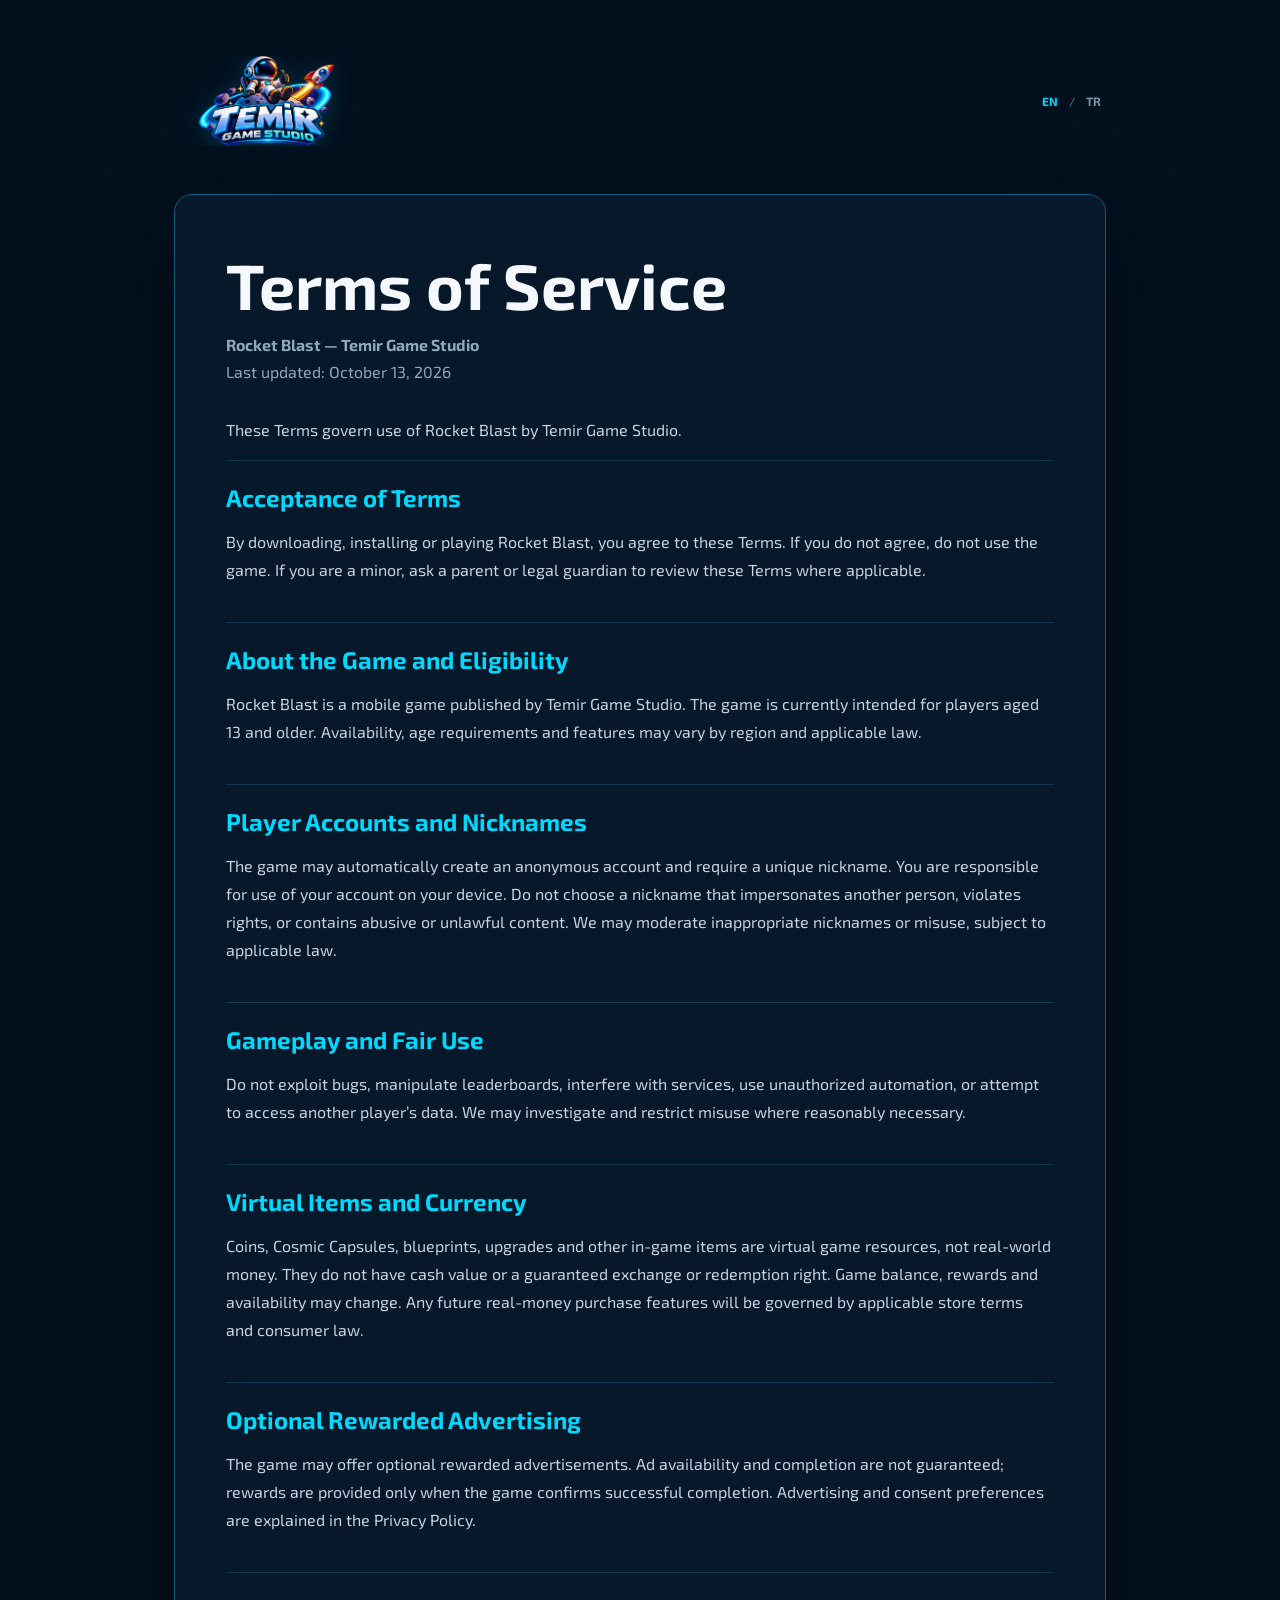
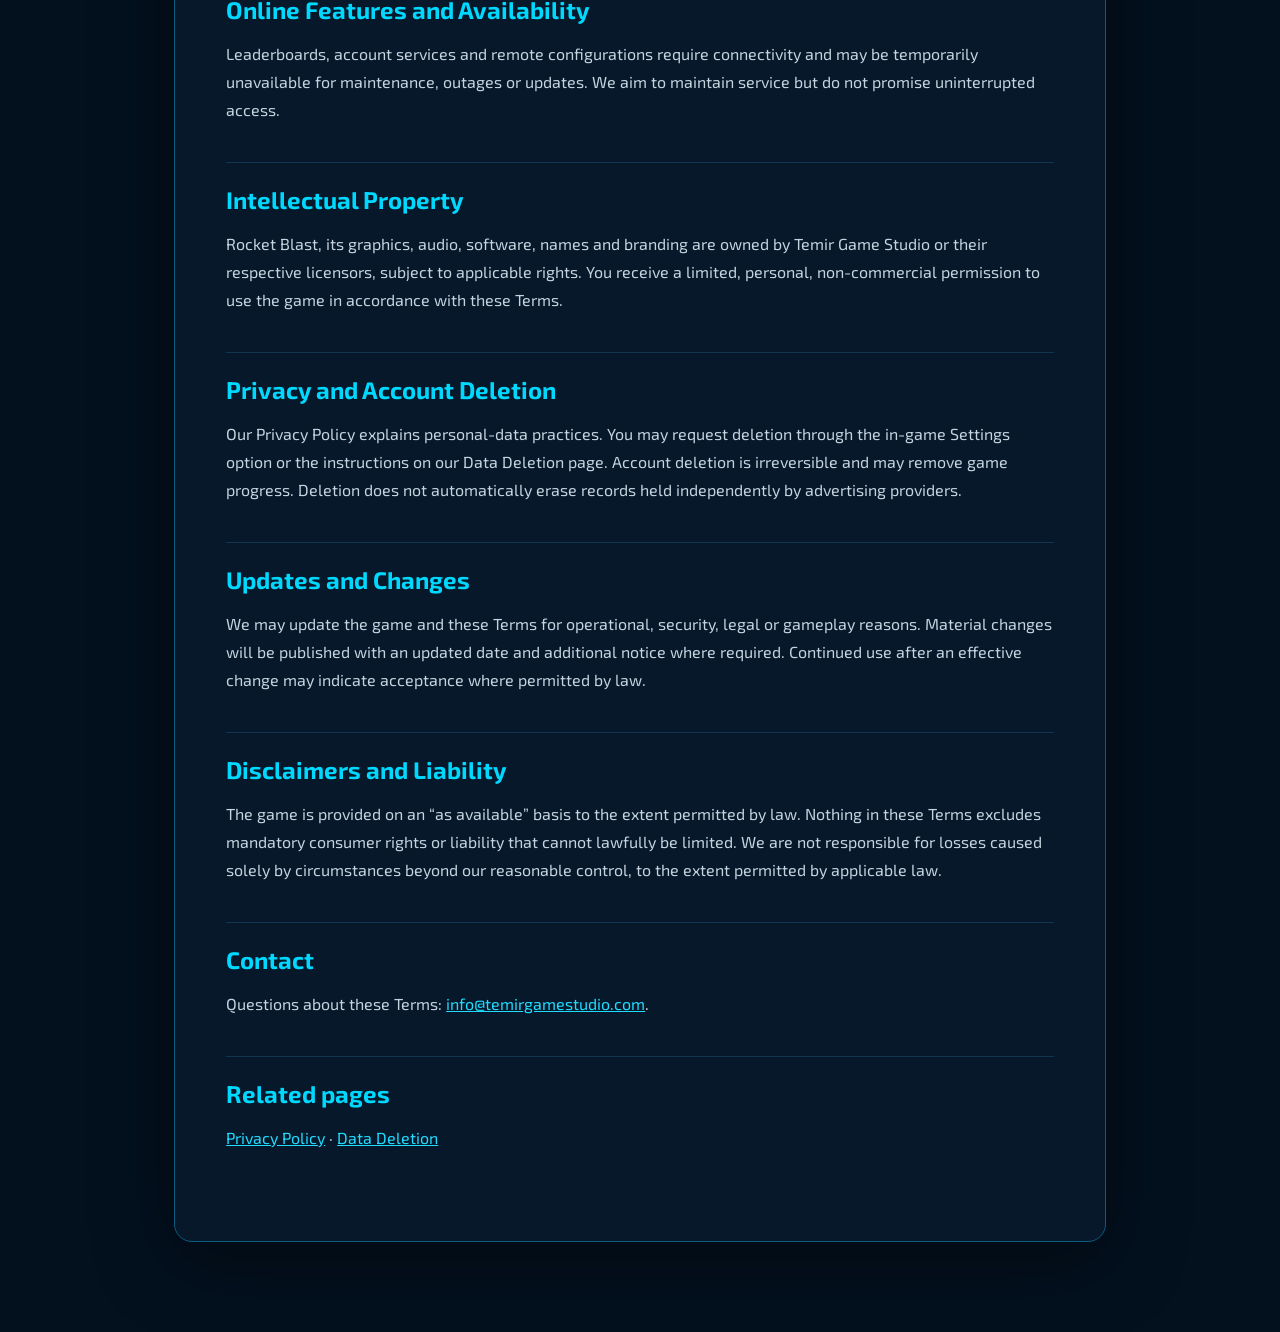
<file: terms.html>
<!doctype html><html lang="en"><head><meta charset="utf-8"><meta name="viewport" content="width=device-width,initial-scale=1"><meta name="description" content="Rocket Blast Terms of Service — Temir Game Studio"><title>Terms of Service — Rocket Blast | Temir Game Studio</title><link rel="preconnect" href="https://fonts.googleapis.com"><link rel="preconnect" href="https://fonts.gstatic.com" crossorigin><link href="https://fonts.googleapis.com/css2?family=Exo+2:wght@400;500;600;700;800;900&display=swap" rel="stylesheet"><link rel="stylesheet" href="/style.css"></head><body><main class="policy-wrap"><div class="policy-top"><a class="brand logo-brand" href="/" aria-label="Temir Game Studio"><img src="/assets/temir-game-studio-logo-web.png" alt="Temir Game Studio logo" style="max-height:70px;max-width:180px;object-fit:contain"></a><div class="lang-switch"><button data-lang="en" type="button">EN</button><span>/</span><button data-lang="tr" type="button">TR</button></div></div><div data-lang-panel="en"><article class="policy-card"><h1>Terms of Service</h1><div class="policy-meta"><strong>Rocket Blast — Temir Game Studio</strong><br>Last updated: October 13, 2026</div><p>These Terms govern use of Rocket Blast by Temir Game Studio.</p><section><h2>Acceptance of Terms</h2><p>By downloading, installing or playing Rocket Blast, you agree to these Terms. If you do not agree, do not use the game. If you are a minor, ask a parent or legal guardian to review these Terms where applicable.</p></section><section><h2>About the Game and Eligibility</h2><p>Rocket Blast is a mobile game published by Temir Game Studio. The game is currently intended for players aged 13 and older. Availability, age requirements and features may vary by region and applicable law.</p></section><section><h2>Player Accounts and Nicknames</h2><p>The game may automatically create an anonymous account and require a unique nickname. You are responsible for use of your account on your device. Do not choose a nickname that impersonates another person, violates rights, or contains abusive or unlawful content. We may moderate inappropriate nicknames or misuse, subject to applicable law.</p></section><section><h2>Gameplay and Fair Use</h2><p>Do not exploit bugs, manipulate leaderboards, interfere with services, use unauthorized automation, or attempt to access another player’s data. We may investigate and restrict misuse where reasonably necessary.</p></section><section><h2>Virtual Items and Currency</h2><p>Coins, Cosmic Capsules, blueprints, upgrades and other in-game items are virtual game resources, not real-world money. They do not have cash value or a guaranteed exchange or redemption right. Game balance, rewards and availability may change. Any future real-money purchase features will be governed by applicable store terms and consumer law.</p></section><section><h2>Optional Rewarded Advertising</h2><p>The game may offer optional rewarded advertisements. Ad availability and completion are not guaranteed; rewards are provided only when the game confirms successful completion. Advertising and consent preferences are explained in the Privacy Policy.</p></section><section><h2>Online Features and Availability</h2><p>Leaderboards, account services and remote configurations require connectivity and may be temporarily unavailable for maintenance, outages or updates. We aim to maintain service but do not promise uninterrupted access.</p></section><section><h2>Intellectual Property</h2><p>Rocket Blast, its graphics, audio, software, names and branding are owned by Temir Game Studio or their respective licensors, subject to applicable rights. You receive a limited, personal, non-commercial permission to use the game in accordance with these Terms.</p></section><section><h2>Privacy and Account Deletion</h2><p>Our Privacy Policy explains personal-data practices. You may request deletion through the in-game Settings option or the instructions on our Data Deletion page. Account deletion is irreversible and may remove game progress. Deletion does not automatically erase records held independently by advertising providers.</p></section><section><h2>Updates and Changes</h2><p>We may update the game and these Terms for operational, security, legal or gameplay reasons. Material changes will be published with an updated date and additional notice where required. Continued use after an effective change may indicate acceptance where permitted by law.</p></section><section><h2>Disclaimers and Liability</h2><p>The game is provided on an “as available” basis to the extent permitted by law. Nothing in these Terms excludes mandatory consumer rights or liability that cannot lawfully be limited. We are not responsible for losses caused solely by circumstances beyond our reasonable control, to the extent permitted by applicable law.</p></section><section><h2>Contact</h2><p>Questions about these Terms: <a href="mailto:info@temirgamestudio.com">info@temirgamestudio.com</a>.</p></section><section><h2>Related pages</h2><p><a href="/privacy.html">Privacy Policy</a> · <a href="/delete-data.html">Data Deletion</a></p></section></article></div><div data-lang-panel="tr"><article class="policy-card"><h1>Hizmet Şartları</h1><div class="policy-meta"><strong>Rocket Blast — Temir Game Studio</strong><br>Son güncelleme: 13 Ekim 2026</div><p>Bu şartlar Temir Game Studio tarafından sunulan Rocket Blast oyununun kullanımını düzenler.</p><section><h2>Şartların Kabulü</h2><p>Rocket Blast oyununu indirerek, yükleyerek veya oynayarak bu şartları kabul edersiniz. Kabul etmiyorsanız oyunu kullanmayın. Reşit değilseniz, gerektiğinde ebeveyninizin veya yasal vasinizin bu şartları incelemesini sağlayın.</p></section><section><h2>Oyun ve Kullanım Koşulları</h2><p>Rocket Blast, Temir Game Studio tarafından sunulan bir mobil oyundur. Oyun şu anda 13 yaş ve üzerindeki oyunculara yöneliktir. Kullanılabilirlik, yaş koşulları ve özellikler bölgeye ve yürürlükteki hukuka göre değişebilir.</p></section><section><h2>Oyuncu Hesapları ve Takma Adlar</h2><p>Oyun otomatik anonim hesap oluşturabilir ve benzersiz bir takma ad isteyebilir. Cihazınızdaki hesabın kullanımından siz sorumlusunuz. Başkasını taklit eden, hak ihlal eden, saldırgan veya hukuka aykırı takma ad kullanmayın. Yürürlükteki hukuka uygun olarak uygunsuz takma adlara veya kötüye kullanıma müdahale edebiliriz.</p></section><section><h2>Oynanış ve Adil Kullanım</h2><p>Hataları kötüye kullanmayın, liderlik tablolarını manipüle etmeyin, hizmetlere müdahale etmeyin, izinsiz otomasyon kullanmayın veya başka oyuncuların verilerine erişmeye çalışmayın. Gerektiğinde kötüye kullanımı inceleyebilir ve sınırlayabiliriz.</p></section><section><h2>Sanal Eşyalar ve Para Birimleri</h2><p>Coin, Kozmik Kapsül, blueprint, geliştirmeler ve diğer oyun içi öğeler gerçek para değil, sanal oyun kaynaklarıdır. Nakit değeri veya garanti edilmiş bozdurma hakkı yoktur. Oyun dengesi, ödüller ve kullanılabilirlik değişebilir. Gelecekte gerçek para ile satın alma özelliği eklenirse mağaza koşulları ve tüketici hukuku uygulanır.</p></section><section><h2>İsteğe Bağlı Ödüllü Reklamlar</h2><p>Oyun isteğe bağlı ödüllü reklamlar sunabilir. Reklamın kullanılabilirliği veya tamamlanması garanti edilmez; ödül yalnızca oyun başarılı tamamlanmayı doğruladığında verilir. Reklamlar ve rıza tercihleri Gizlilik Politikası’nda açıklanır.</p></section><section><h2>Çevrim İçi Özellikler ve Erişilebilirlik</h2><p>Liderlik tablosu, hesap hizmetleri ve uzak yapılandırmalar internet gerektirir; bakım, kesinti veya güncellemeler nedeniyle geçici olarak kullanılamayabilir. Hizmeti sürdürmeyi hedefleriz ancak kesintisiz erişim taahhüt etmeyiz.</p></section><section><h2>Fikri Mülkiyet</h2><p>Rocket Blast’ın görselleri, sesleri, yazılımı, isimleri ve markaları ilgili haklar saklı kalmak üzere Temir Game Studio veya lisans verenlerine aittir. Bu şartlara uygun kişisel ve ticari olmayan kullanım için sınırlı izin verilir.</p></section><section><h2>Gizlilik ve Hesap Silme</h2><p>Kişisel veri uygulamalarımız Gizlilik Politikası’nda açıklanır. Oyun içi Ayarlar bölümünden veya Veri Silme sayfamızdaki talimatlarla silme talebinde bulunabilirsiniz. Hesap silme geri alınamaz ve oyun ilerlemesini kaldırabilir. Bu işlem reklam sağlayıcılarının bağımsız olarak tuttuğu kayıtları otomatik silmez.</p></section><section><h2>Güncellemeler ve Değişiklikler</h2><p>İşletim, güvenlik, hukuk veya oynanış gerekçeleriyle oyunu ve bu şartları güncelleyebiliriz. Önemli değişiklikler yeni tarihle yayımlanır; gerektiğinde ek bildirim yapılır. Değişiklik sonrası kullanım, hukukun izin verdiği ölçüde kabul anlamına gelebilir.</p></section><section><h2>Garantiler ve Sorumluluk</h2><p>Oyun, hukukun izin verdiği ölçüde “mevcut haliyle” sunulur. Bu şartlar zorunlu tüketici haklarını veya hukuken sınırlandırılamayan sorumluluğu ortadan kaldırmaz. Uygulanabilir hukukun izin verdiği ölçüde makul kontrolümüz dışındaki durumlardan tek başına kaynaklanan kayıplardan sorumlu olmayız.</p></section><section><h2>İletişim</h2><p>Bu şartlarla ilgili sorular: <a href="mailto:info@temirgamestudio.com">info@temirgamestudio.com</a>.</p></section><section><h2>İlgili sayfalar</h2><p><a href="/privacy.html">Gizlilik Politikası</a> · <a href="/delete-data.html">Veri Silme</a></p></section></article></div></main><script src="/script.js"></script></body></html>
</file>
<file: style.css>
*{box-sizing:border-box}html{scroll-behavior:smooth}body{margin:0;background:#03101e;color:#f5f8fc;font-family:"Exo 2",system-ui,sans-serif}a{color:inherit;text-decoration:none}.nav{height:82px;padding:0 max(6vw,24px);display:flex;align-items:center;gap:42px;border-bottom:1px solid #124461;background:#020d18;position:sticky;top:0;z-index:20}.brand{display:flex;flex-direction:column;line-height:.78;margin-right:auto}.brand strong{font-size:30px;letter-spacing:2px;font-weight:900}.brand span,.hero em,.game-copy h3{color:#00d9ff}.brand small{letter-spacing:5px;font-size:10px;margin-top:9px}.nav nav{display:flex;gap:52px;font-weight:600;font-size:14px}.nav nav a:hover{color:#00d9ff}.mail{border:1px solid #008eb8;border-radius:24px;padding:11px 18px;font-size:13px}.hero{min-height:390px;position:relative;overflow:hidden;display:flex;align-items:center;padding:60px max(6vw,24px);background:radial-gradient(circle at 75% 60%,#063d6a 0,#071b35 27%,#03101e 64%)}.hero-copy{position:relative;z-index:3;max-width:590px}.hero h1{font-size:clamp(44px,5.2vw,74px);line-height:.92;margin:0 0 24px;font-weight:900;letter-spacing:1px}.hero h1 em{font-style:normal}.hero p{max-width:510px;font-size:18px;line-height:1.55;color:#c4d4e4}.button{display:inline-block;margin-top:18px;border:2px solid #00d9ff;border-radius:15px;padding:15px 22px;font-weight:800;color:#00d9ff;box-shadow:0 0 18px #00d9ff26}.button b{font-size:22px;margin-left:18px}.hero-art{position:absolute;right:0;top:0;width:55%;height:100%}.planet{position:absolute;width:430px;height:430px;border-radius:50%;right:-120px;bottom:-250px;background:radial-gradient(circle at 35% 25%,#1c79ad,#0b3158 42%,#031324 72%);box-shadow:0 0 50px #1bbfff55}.rocket{position:absolute;right:27%;top:29%;font-size:140px;transform:rotate(-12deg);filter:drop-shadow(0 20px 22px #000)}.section{padding:55px max(6vw,24px)}.eyebrow{font-size:20px;font-weight:700;letter-spacing:2px;color:#a9bed2;margin-bottom:18px}.eyebrow:after{content:"";display:inline-block;width:160px;height:1px;background:#00c7ef;margin:0 0 6px 18px}.game-lead{display:grid;grid-template-columns:.78fr 1.22fr;gap:55px;align-items:center}.game-copy h2,.about h2{font-size:clamp(36px,4vw,58px);margin:0 0 10px;font-weight:900}.game-copy h3{font-size:26px;margin:0 0 22px}.game-copy p,.about p{font-size:17px;line-height:1.6;color:#c6d3df}.store-row{display:flex;gap:18px;margin-top:32px;align-items:center}.store,.soon{border:1px solid #0e89b6;border-radius:10px;padding:13px 20px}.store{font-size:18px}.soon{color:#70879e;background:#0b2136}.feature-shot{height:390px;margin:0;border:1px solid #0ea7d5;border-radius:12px;overflow:hidden;background:#071a2b}.feature-shot img{width:100%;height:100%;object-fit:cover;object-position:center}.gallery{display:grid;grid-template-columns:repeat(3,1fr);gap:16px;margin-top:18px}.gallery figure{height:340px;margin:0;border:1px solid #087ba6;border-radius:10px;overflow:hidden;background:#071a2b}.gallery img{width:100%;height:100%;object-fit:cover;object-position:top}.about{border-top:1px solid #124461;display:grid;grid-template-columns:1fr .9fr;gap:60px;align-items:center;background:linear-gradient(90deg,#03101e,#04182a)}.about h2{font-size:38px}.values{display:grid;grid-template-columns:repeat(3,1fr);margin-top:35px;text-align:center}.values div{display:flex;flex-direction:column;gap:8px}.values b{font-size:34px;color:#00d9ff}.values strong{font-size:13px;color:#00d9ff}.values small{color:#a8bacb}.about-shot{height:310px;margin:0;border-radius:14px;overflow:hidden;opacity:.72}.about-shot img{width:100%;height:100%;object-fit:cover}footer{min-height:110px;padding:25px max(6vw,24px);display:flex;align-items:center;gap:40px;border-top:1px solid #124461;background:#020b14}.footer-brand{margin-right:auto}.footer-links{display:flex;gap:30px;color:#aab8c7;font-size:13px}.footer-links a:hover{color:#00d9ff}.copyright{margin-left:auto;font-size:12px;color:#93a4b5;line-height:1.5;text-align:right}@media(max-width:800px){.nav{height:68px}.nav nav{display:none}.mail{font-size:0;padding:10px}.mail:first-letter{font-size:16px}.hero{min-height:520px;align-items:flex-start;padding-top:65px}.hero-art{width:100%;opacity:.45}.rocket{font-size:100px;right:10%;top:60%}.hero h1{font-size:44px}.game-lead,.about{grid-template-columns:1fr}.feature-shot{height:520px}.gallery{grid-template-columns:1fr}.gallery figure{height:580px}.about-shot{height:400px}.values{gap:8px}footer{flex-direction:column;text-align:center}.footer-brand,.copyright{margin:0}.copyright{text-align:center}.footer-links{flex-wrap:wrap;justify-content:center}}

.policy-wrap{max-width:980px;margin:0 auto;padding:56px 24px 90px}
.policy-top{display:flex;justify-content:space-between;gap:20px;align-items:center;margin-bottom:48px}
.policy-back{color:#00d9ff;font-weight:700}
.policy-card{background:#06182a;border:1px solid #0a5c80;border-radius:18px;padding:clamp(24px,4vw,52px);box-shadow:0 18px 80px #0006}
.policy-card h1{font-size:clamp(38px,6vw,64px);margin:0 0 8px}
.policy-meta{color:#8ea8bd;margin-bottom:30px;line-height:1.7}
.policy-card section{padding:22px 0;border-top:1px solid #123650}
.policy-card h2{color:#00d9ff;font-size:24px;margin:0 0 14px}
.policy-card p,.policy-card li{color:#c6d3df;line-height:1.75}
.policy-card a{color:#21dcff;text-decoration:underline}
.policy-card code{background:#0a243b;padding:3px 7px;border-radius:6px}
.policy-card ul{padding-left:22px}
.delete-actions{display:flex;gap:14px;flex-wrap:wrap;margin:26px 0}
.delete-note{border-left:3px solid #00d9ff;background:#071f34;padding:16px 18px;border-radius:8px}

.lang-switch{display:flex;align-items:center;gap:6px;font-size:12px;color:#68849b}
.lang-switch button{border:0;background:transparent;color:#7893a9;font:700 12px "Exo 2",sans-serif;cursor:pointer;padding:5px}
.lang-switch button.active{color:#00d9ff}
.lang-switch button:hover{color:#fff}
@media(max-width:800px){.lang-switch{margin-left:auto}.nav .mail{display:none}}
.lang-panel[hidden]{display:none!important}
.logo-brand{display:flex;align-items:center;justify-content:center;line-height:normal}
.logo-brand img{display:block;width:auto;height:70px;max-width:230px;object-fit:contain;filter:drop-shadow(0 4px 12px #00bde633)}
.nav .logo-brand{margin-right:auto}
.nav .logo-brand img{height:68px;max-width:220px}
.footer-brand.logo-brand img{height:78px;max-width:250px}
.policy-top .logo-brand img{height:88px;max-width:280px}
@media(max-width:800px){.nav .logo-brand img{height:56px;max-width:170px}.footer-brand.logo-brand img{height:70px;max-width:220px}.policy-top .logo-brand img{height:72px;max-width:220px}}


/* V4.1 — Rocket Blast marketing showcase */
.showcase-stage{position:relative;min-height:520px;display:flex;align-items:center;justify-content:center;isolation:isolate;overflow:visible}
.showcase-stage:before{content:"";position:absolute;inset:10% 6%;border-radius:50%;background:radial-gradient(circle,#00cfff22 0,#284cff12 42%,transparent 72%);filter:blur(16px);z-index:-2}
.showcase-stage:after{content:"";position:absolute;width:76%;height:1px;bottom:9%;background:linear-gradient(90deg,transparent,#00d9ff88,transparent);box-shadow:0 0 34px #00d9ff99;z-index:-1}
.showcase-composite{display:block;width:min(100%,900px);height:auto;filter:drop-shadow(0 34px 38px #000b);transform:translateY(5px)}
.gallery-polished{margin-top:2px;gap:22px;align-items:center}
.gallery-polished .shot-card{height:390px;position:relative;border:0;background:radial-gradient(circle at 50% 45%,#0b3150 0,#061525 55%,transparent 74%);overflow:visible;display:flex;align-items:center;justify-content:center}
.gallery-polished .shot-card img{width:100%;height:100%;object-fit:contain;filter:drop-shadow(0 24px 28px #000a);transition:transform .25s ease,filter .25s ease}
.gallery-polished .shot-card:hover img{transform:translateY(-8px) scale(1.025);filter:drop-shadow(0 30px 36px #000c)}
.gallery-polished figcaption{position:absolute;left:50%;bottom:12px;transform:translateX(-50%);padding:7px 13px;border:1px solid #00d9ff55;border-radius:999px;background:#041525dd;color:#9deeff;font-size:11px;font-weight:800;letter-spacing:1.8px;backdrop-filter:blur(8px)}
.gallery-polished .shot-card-main{height:430px}
.about-shot-polished{height:390px;background:radial-gradient(circle at center,#0b3150,#061525 58%,transparent 78%);opacity:1;overflow:visible}
.about-shot-polished img{object-fit:contain;filter:drop-shadow(0 24px 32px #000b)}
@media(max-width:800px){
  .showcase-stage{min-height:420px;margin-top:12px}
  .showcase-composite{width:112%;max-width:none}
  .gallery-polished{gap:8px}
  .gallery-polished .shot-card,.gallery-polished .shot-card-main{height:500px}
  .about-shot-polished{height:470px}
}


/* V4.2 — responsive layout and strict logo bounds */
html,body{max-width:100%;overflow-x:clip}
img{max-width:100%}
.nav{height:76px;min-height:76px;padding-inline:clamp(16px,4vw,64px);gap:clamp(12px,2vw,32px)}
.nav .logo-brand{flex:0 0 auto;width:160px;max-width:160px;height:62px;min-width:0;overflow:hidden;margin-right:auto}
.nav .logo-brand img{display:block!important;width:100%!important;max-width:100%!important;height:100%!important;max-height:62px!important;object-fit:contain!important;position:static!important;transform:none!important}
.nav nav{gap:clamp(14px,2.3vw,40px);white-space:nowrap}
.nav .mail{white-space:nowrap}
.hero{min-height:460px;overflow:hidden;isolation:isolate}
.hero-copy{width:min(100%,590px);max-width:590px}
.hero-art{pointer-events:none;z-index:0}
.game-lead{grid-template-columns:minmax(0,.85fr) minmax(0,1.15fr);gap:clamp(18px,3vw,48px)}
.game-copy,.showcase-stage{min-width:0}
.showcase-stage{min-height:0;max-width:100%;overflow:hidden;aspect-ratio:1.5/1}
.showcase-composite{width:100%!important;max-width:100%!important;height:auto!important;transform:none;object-fit:contain}
.gallery-polished{grid-template-columns:repeat(3,minmax(0,1fr));gap:clamp(8px,1.5vw,22px)}
.gallery-polished .shot-card,.gallery-polished .shot-card-main{height:auto;aspect-ratio:1/1.12;min-width:0;overflow:hidden}
.gallery-polished .shot-card img{width:100%;height:100%;object-fit:contain}
.about{grid-template-columns:minmax(0,1fr) minmax(0,.9fr)}
.about-shot-polished{min-width:0;max-width:100%;overflow:hidden}
.footer-brand.logo-brand{width:160px;max-width:160px;flex:0 0 160px;overflow:hidden}
.footer-brand.logo-brand img{width:100%!important;height:auto!important;max-height:85px!important;object-fit:contain!important}
.policy-top .logo-brand{width:185px;max-width:185px;overflow:hidden}
.policy-top .logo-brand img{width:100%!important;height:auto!important;max-height:90px!important;object-fit:contain!important}
@media(max-width:1050px){.nav .mail{display:none}.nav nav{gap:20px}.nav{gap:18px}}
@media(max-width:800px){
 .nav{height:68px;min-height:68px;padding:0 16px;gap:12px}
 .nav .logo-brand{width:112px;max-width:112px;height:54px}
 .nav .logo-brand img{max-height:54px!important}
 .nav nav{display:flex;gap:12px;font-size:11px}
 .nav nav a:last-child{display:none}
 .lang-switch{margin-left:0;flex-shrink:0}
 .hero{min-height:390px;padding:54px 20px 60px;align-items:center}
 .hero h1{font-size:clamp(36px,8vw,54px);line-height:1.03}
 .hero p{font-size:15px;max-width:460px}
 .hero-art{opacity:.25}
 .section{padding:46px 20px}
 .game-lead,.about{grid-template-columns:minmax(0,1fr);gap:14px}
 .game-copy h2{font-size:clamp(32px,8vw,48px)}
 .game-copy h3{font-size:21px}
 .showcase-stage{width:100%;aspect-ratio:1.5/1;min-height:0;margin-top:10px}
 .showcase-composite{width:100%!important;max-width:100%!important}
 .gallery-polished{grid-template-columns:repeat(3,minmax(0,1fr));gap:6px}
 .gallery-polished .shot-card,.gallery-polished .shot-card-main{height:auto;aspect-ratio:1/1.4}
 .gallery-polished figcaption{font-size:8px;letter-spacing:.5px;bottom:5px;padding:5px 7px}
 .about-shot-polished{height:auto;aspect-ratio:1.5/1}
 .values{grid-template-columns:repeat(3,minmax(0,1fr))}
 footer{gap:18px;padding:28px 18px}
 .footer-brand.logo-brand{width:140px;flex:0 0 auto;max-width:140px}
 .policy-wrap{padding:28px 14px 60px}
 .policy-card{padding:22px 18px}
 .policy-card h1{font-size:clamp(30px,7vw,44px);overflow-wrap:anywhere}
 .policy-card h2{font-size:21px}
 .policy-top .logo-brand{width:140px;max-width:140px}
}
@media(max-width:390px){
 .nav .logo-brand{width:92px;max-width:92px}
 .nav nav{gap:9px;font-size:10px}
 .lang-switch{gap:2px}.lang-switch button{padding:3px;font-size:11px}
 .hero{padding-inline:16px}
 .section{padding-inline:16px}
 .store-row{flex-wrap:wrap;gap:9px}
 .values strong{font-size:10px}.values small{font-size:11px}
}
</file>
